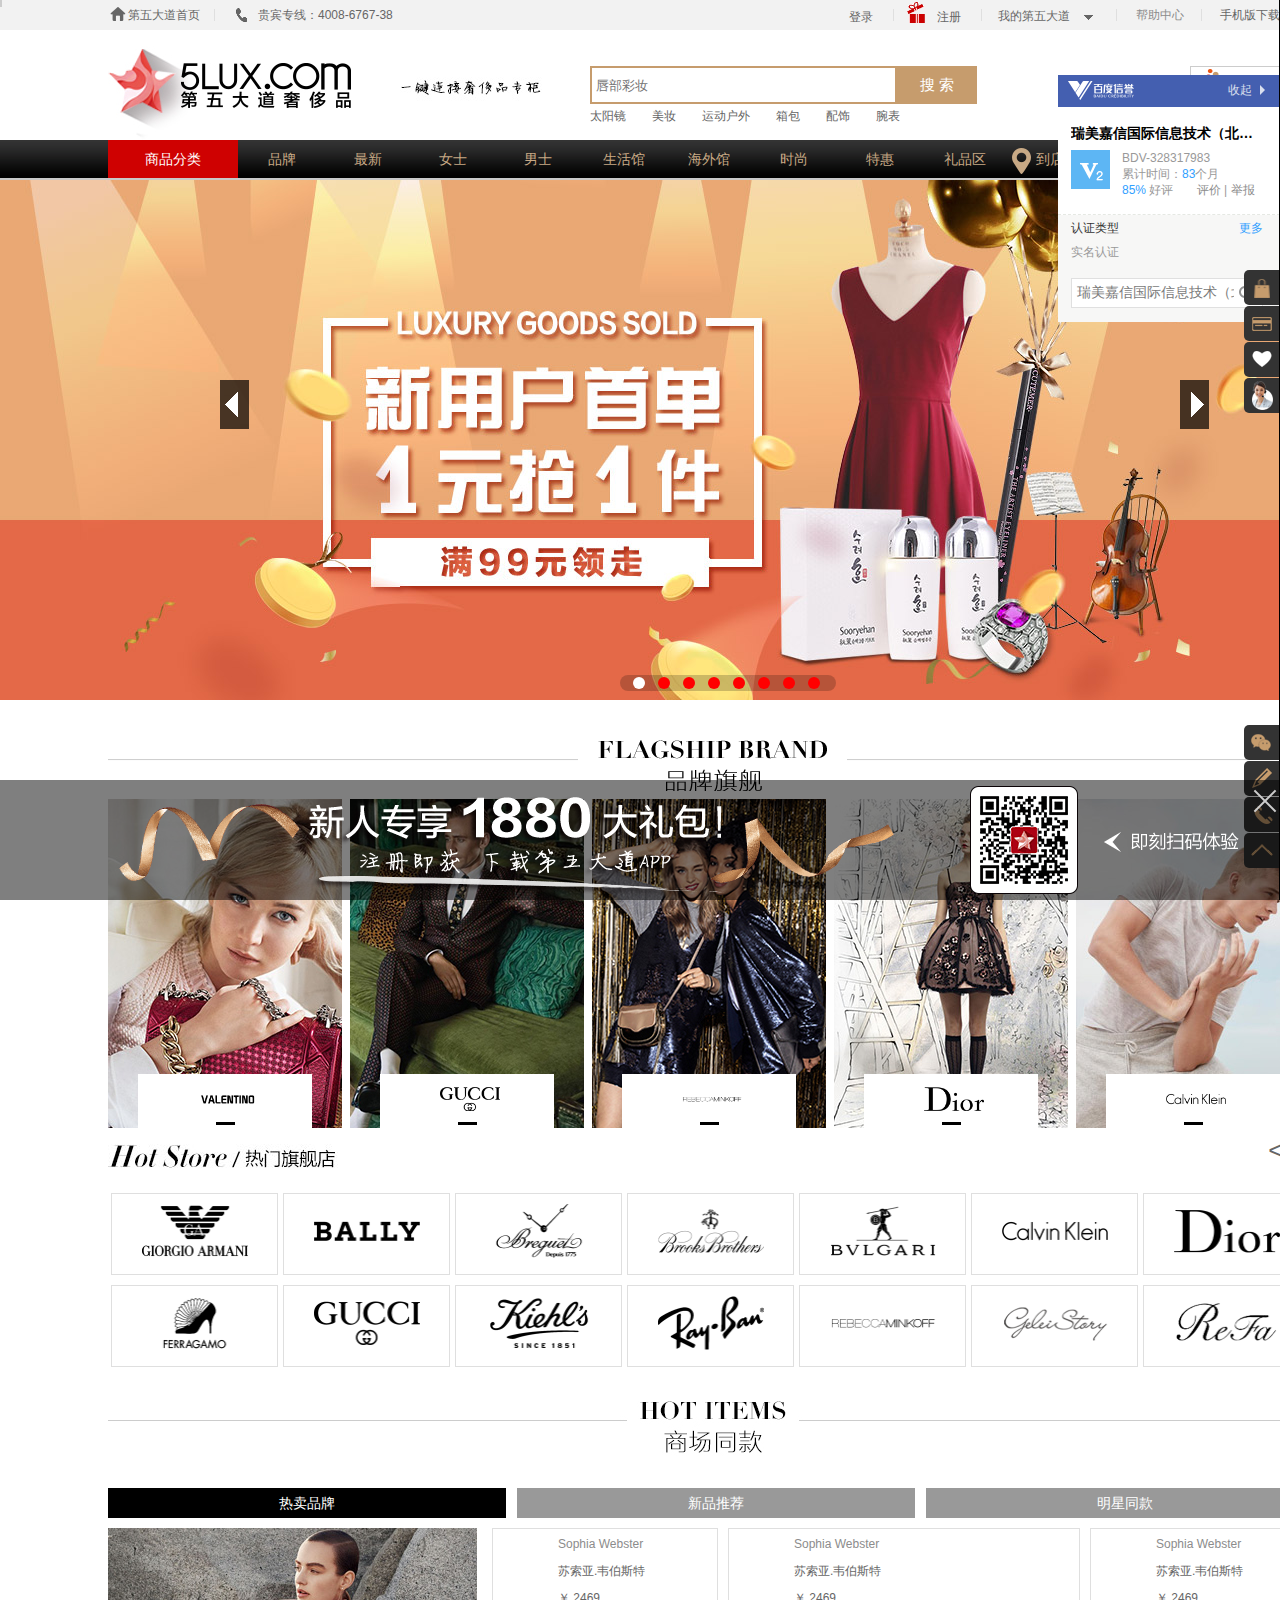
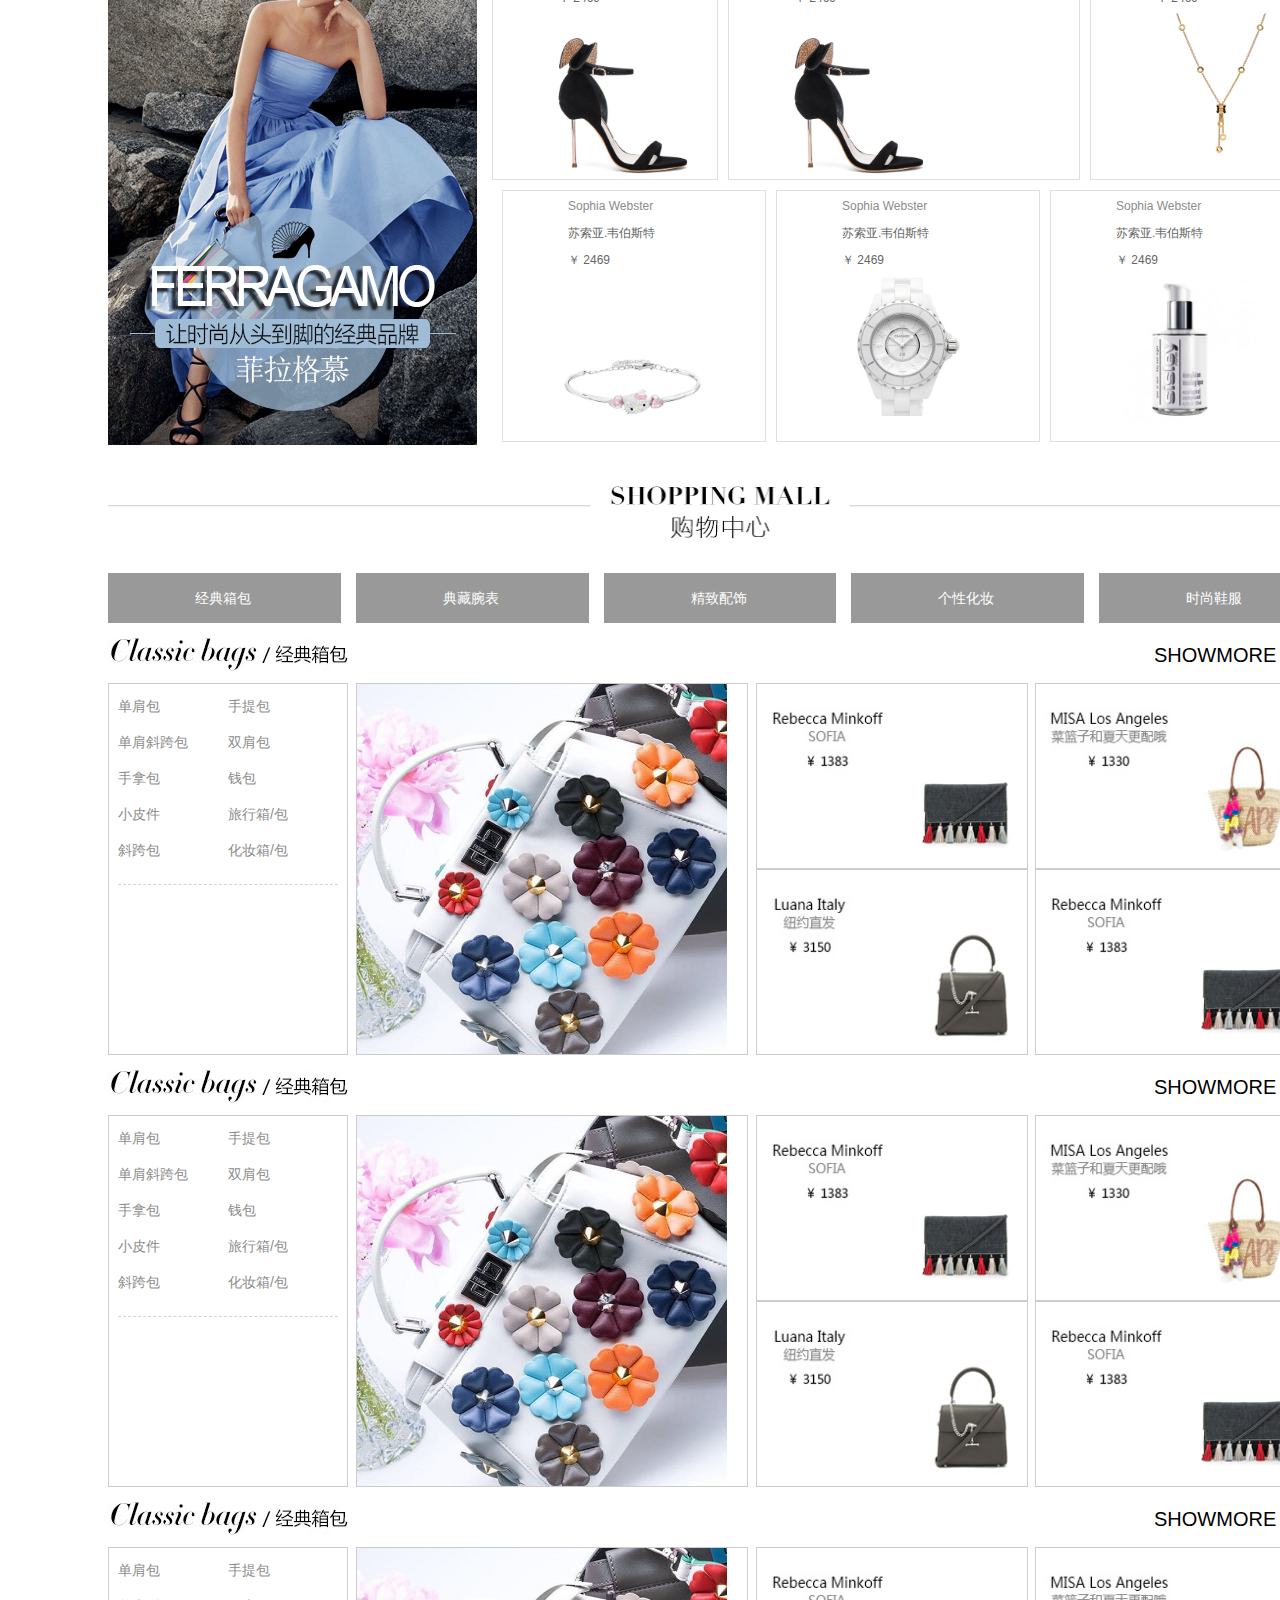
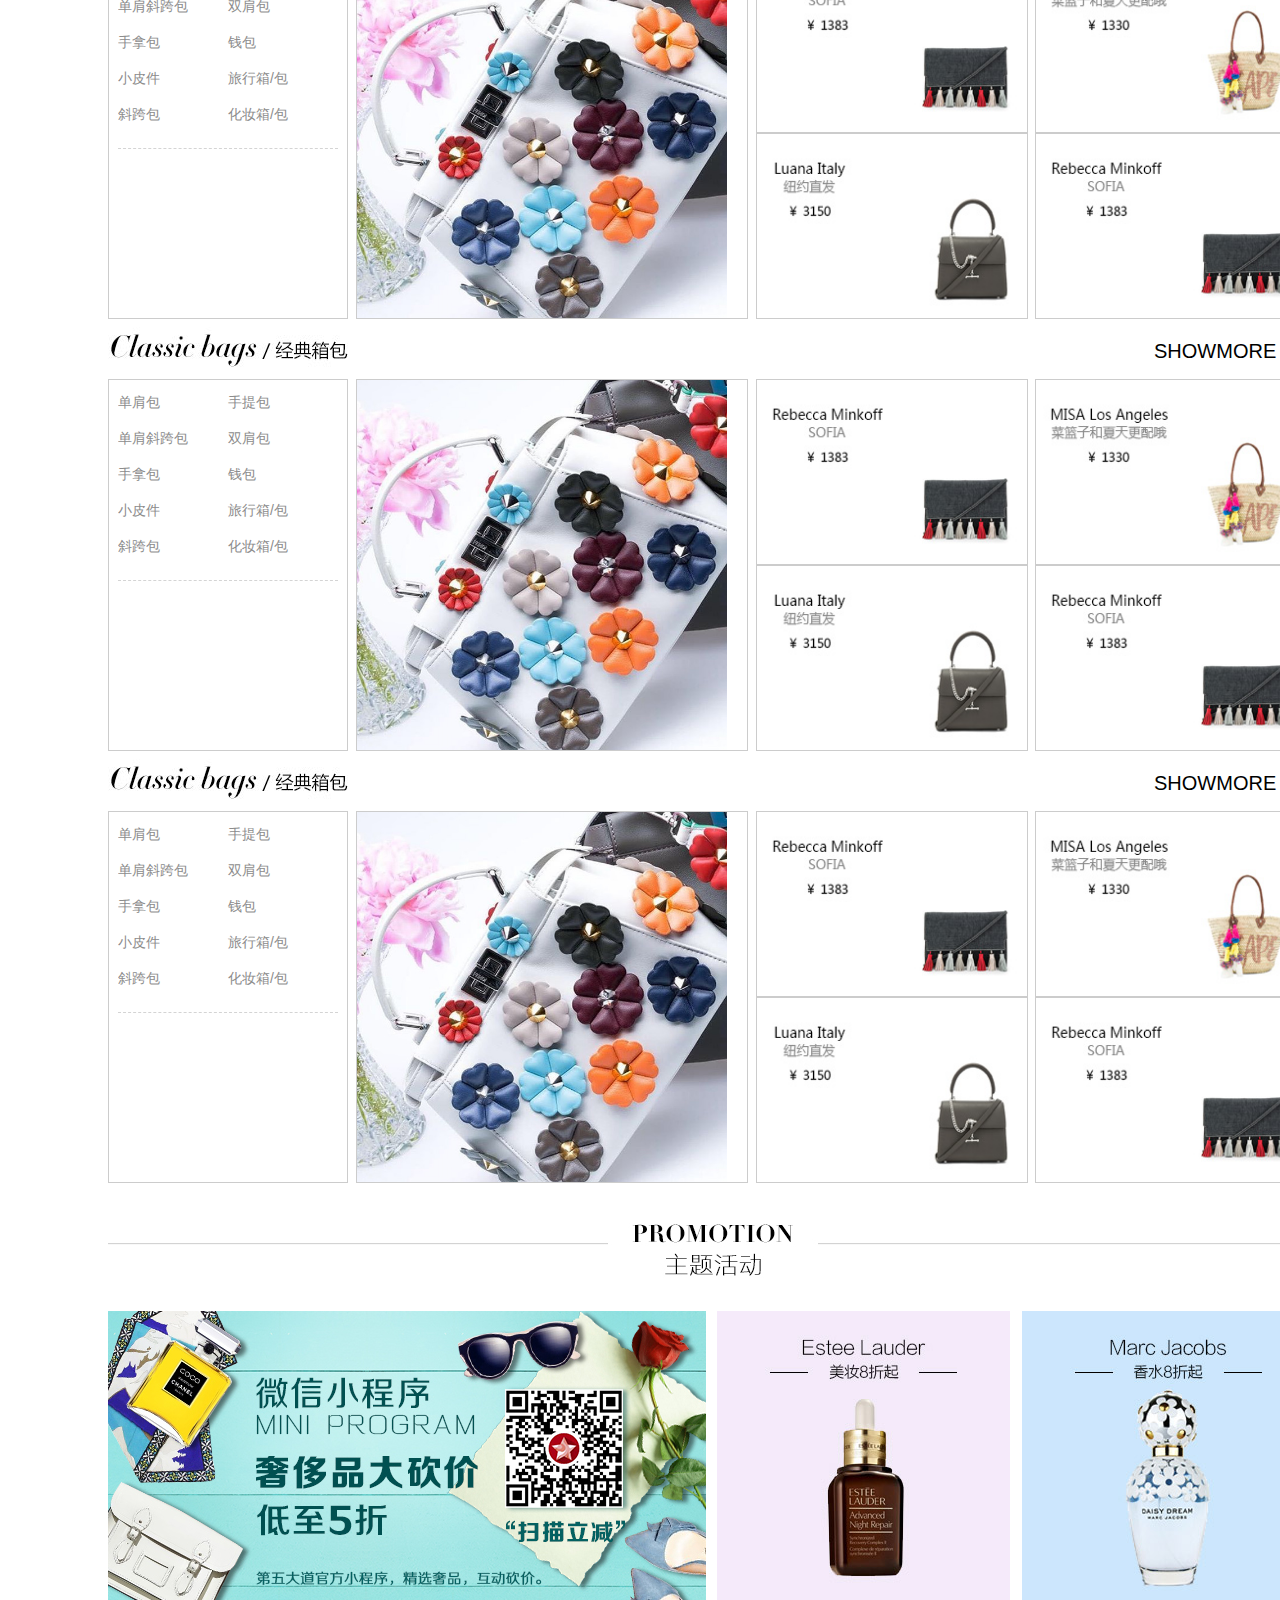
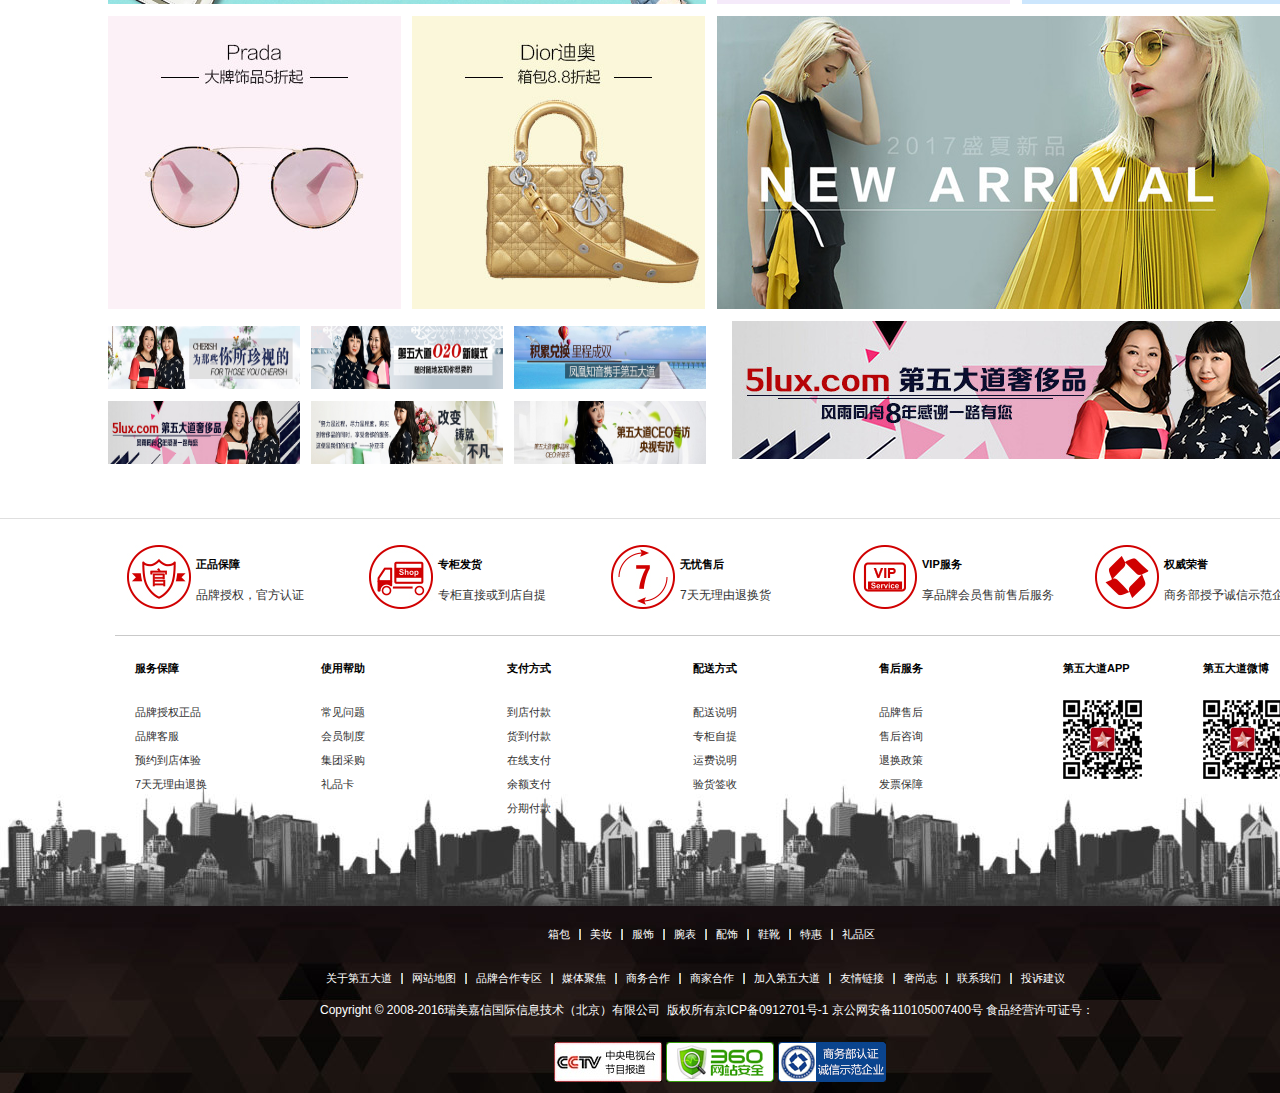
<file: pro/index.html>
<!DOCTYPE html>
<html>
	<head>
		<meta charset="utf-8" />
		<title>我的项目-index</title>
		<link rel="stylesheet" type="text/css"
			href="css/index.css"/>
		
		<script src="js/common.js"></script>
		<script type="text/javascript" src="js/animateBak.js" ></script>
		<script src="js/jquery-1.11.3.js"></script>
		<script type="text/javascript" src="js/index.js" ></script>
		<script type="text/javascript" src="js/main-list.js" ></script>
		<script src="js/promotiopn.js"></script>
		<script>
			window.onload = function(){
				var lunbo1 = new lunbo({
                    className:'lunbo',
                    isAutoPlay:true,
                    autoPlayTime:3000
                  });
			}
		</script>
	</head>
	<body>
			
		<div class="box">
			
		<!--侧边栏-->
				<dl class="ceb">
					<dt>
						<div class="menu-block1">
							<ul>
								<li class="menu-cart">
									<a>
										<div class="tab-logo-cart"></div>
									</a>
									<div></div>
								</li>
								<li class="menu-zichan">
									<a>
										<div class="tab-logo-zichan"></div>
										<div class="tab-zichan-lab">我的资产</div>
									</a>
									<div></div>
								</li>
								<li class="menu-like">
									<a>
										<div class="tab-logo-like"></div>
										<div class="tab-zichan-lab">我喜欢的商品</div>
									</a>
									<div></div>
								</li>
								<li class="tab-kefu">
									<a>
										<div class="tab-logo-kefu"></div>
										<div class="tab-zichan-lab">联系客服</div>
									</a>
									<div></div>
								</li>
							</ul>
						</div>
						<div class="menu-block2">
							<ul>
								<li class="menu-cart">
									<a>
										<div class="tab-logo-cart"></div>
										<div class="tab-zichan-lab"><img src="img/weixin_img.png.jpg" ></div>
									</a>
									<div></div>
								</li>
								<li class="menu-zichan">
									<a>
										<div class="tab-logo-zichan"></div>
										<div class="tab-zichan-lab">意见反馈</div>
									</a>
									<div></div>
								</li>
								<li class="menu-like">
									<a>
										<div class="tab-logo-like"></div>
										<div class="tab-zichan-lab">联系我们</div>
									</a>
									<div></div>
								</li>
								<li class="tab-kefu">
									<a href="#dib">
										<div class="tab-logo-kefu"></div>
										<div class="tab-zichan-lab">返回顶部</div>
									</a>
									<div></div>
								</li>
							</ul>
						</div>
					</dt>
					<dd></dd>
				</dl>
			<!--顶部-->
			<a id="dib" style="width: 100%;height: 0;"></a>
			<header>
				<div class="hea-main">
					<dl class="gohome">
						<b></b>
						<a href="index.html">第五大道首页</a>
						<i></i>
					</dl>
					<dl class="phone">
						<dt>
							<b></b>
							贵宾专线：4008-6767-38
						</dt>
					</dl>
					<div class="hea-right">
						<dl class="mob">
							<dt>
								<span>手机版下载</span>
							</dt>
							<dd class="phone-e">
								<ul>
									<li>
										<img src='img/qr-1.jpg'>
									</li>
									<li>扫描下载APP</li>
									<li>
										立即
										<span>赠送50元</span>
									</li>
								</ul>
							</dd>
						</dl>
						<dl class="help">
							<dt>
								<a>帮助中心</a>
								<i></i>
							</dt>
						</dl>
						<dl class="my">
							<dt>
								<a>我的第五大道</a>
								<i></i>
							</dt>
							<dd>
									<a>我的订单</a>
									<a>我的收藏</a>
									<a>已购商品</a>
									<a>我的礼券</a>
									<a>我的积分</a>
							</dd>
						</dl>
						<dl class="userbox">
							<dl class="ri">
								<b></b>
								<a href="zhuce.html">注册</a>
								<i></i>
							</dl>
							<dl class="lf">
								<a href="land.html">登录</a>
								<i></i>
							</dl>
							
						</dl>
					</div>
				</div>
			</header>
			<div class="header-head"></div>
			<!--logo图标-->
			<div class="logo">
				<div class="logo-main">
					<a href="index.html">
					<img src="img/logo-1.jpg">
					</a>
					<b></b>
					<div class="sou">
						<form>
							<input type="text"placeholder=" 唇部彩妆" id="ipt">
							<input type="hidden" value="s8dfxs2s0" id="stoken" name="stoken">
							<button>搜 索</button>			
						</form>
						<a style="margin-left: 0;">太阳镜</a><a>美妆</a><a>运动户外</a><a>箱包</a><a>配饰</a><a>腕表</a>
					</div>
					<div class="shop">
						<dl>
							<dt>
								<img src="img/v30cart.png">
								<a href="shop.html" style="cursor: pointer;">
								<span class="xiq">
									购物袋(
									<span>0</span>
									)</span>
								</a>
							</dt>
							<dd>
								<p>购物袋暂时还没有商品,</p>
								<p>赶快去选心爱的商品吧!</p>
							</dd>
						</dl>
					</div>
				</div>
			</div>
			<!--nav导航-->
			<nav>
				<div class="nav-m">
					<a href="list.html" id="menu" class="acv">商品分类</a>
					<a>品牌</a>
					<a>最新</a>
					<a>女士</a>
					<a href="list.html">男士</a>
					<a>生活馆</a>
					<a>海外馆</a>
					<a>时尚</a>
					<a>特惠</a>
					<a>礼品区</a>
					<a href="list.html"><i></i>到店</a>
				</div>
				</nav>
			<!--flow分界线-->
			<div class="flow">
				</div>
			<!--lunbo轮播图-->
			<div class="lunbo">
				<ul class="item">
					<li>
						<img src="img/149247926655_1440x520.jpg" >
					</li>

					<li>
						<img src="img/149697894056_1440x520.jpg" >
					</li>

					<li><img src="img/149802848350_1440x520.jpg" ></li>

					<li><img src="img/149810061465_1440x520.jpg" ></li>

					<li><img src="img/149818611445_1440x520.jpg" ></li>

					<li><img src="img/149844327938_1440x520.jpg" ></li>

					<li><img src="img/149854414464_1440x520.jpg" ></li>

					<li><img src="img/149870420150_1440x520.jpg" ></li>
				</ul>
				<button class="leftBtn" style="width: 29px;height: 49px; background: url(img/templateleft.png) no-repeat center;"></button>
				<button class="rightBtn"style="width: 29px;height: 49px; background: url(img/templateright.png) no-repeat center;"></button>
				<ul class="page">
					<li></li><li></li><li></li><li></li><li></li><li></li><li></li><li></li>
				</ul>
			</div>
			<div class="cle"></div>
			<!--主要内容区-->
			<div class="main">
				<div class="main-title">
					<img src="img/mainx_brandship.png">
				</div>
				<ul class="shop-im">
					<li>
						<a>
							<img src="img/149844597336_236x329.jpg">
							<div class="pp">
									<img src="img/149026025937_214x108.jpg">
									<p></p>
									<p>Valentino</p>
									<p>瓦伦迪诺</p>
								
							</div>
						</a>
					</li>
					<li>
						<a>
							<img src="img/148703781011_234x329.jpg">
							<div class="pp">
									<img src="img/14477318724845.png">
									<p></p>
									<p>Gucci</p>
									<p>吉驰</p>								
							</div>
						</a>
					</li>
					<li>
						<a>
							<img src="img/147856985091_234x329.jpg">
							<div class="pp">
									<img src="img/14479263905429.png">
									<p></p>
									<p>Rebecca
									   Minkoff
									</p>
									<p>瑞贝卡.明可佛</p>
								
							</div>
						</a>
					</li>
					<li>
						<a>
							<img src="img/149844576798_236x329.jpg">
							<div class="pp">
									<img src="img/14477305449735.png">
									<p></p>
									<p>Dior</p>
									<p>迪奥</p>
							</div>
						</a>
					</li>
					<li style="margin-right: 0px;">
						<a>
							<img src="img/149846751495_236x329.jpg">
							<div class="pp">
									<img src="img/14477287608582.png">
									<p></p>
									<p>Calvin.Klein</p>
									<p>卡尔文.克莱恩</p>
							</div>
						</a>
					</li>
				</ul>

				<div style="width: 100%;height: 60px;float: left;">
					<img src="img/hotstore_t.jpg" style="width: 230px;height: 60px;"> 
					<div style="float: right;margin-top: 10px;margin-right: 15px;">
						<a class="left-b" style="cursor: pointer; width: 8px;height: 15px;font-size:26px ;color: #666;margin-right: 15px;">&lt;</a>
						<a class="right-b" style="cursor: pointer;width: 8px;height: 15px;font-size:26px ;color: #666;">&gt;</a>
					</div>
				</div>
				<div class="lit">
					<ul class="lits">
						<li class="lit1">
							<div>
								<img src="img/14477258985459.png">
							</div>
							<div>
								<img src="img/14477267323870.png">
							</div>
							<div>
								<img src="img/14477282116284.png">
							</div>
							<div>
								<img src="img/14477284508184.png">
							</div>
							<div>
								<img src="img/14477284519867.png">
							</div>
							<div>
								<img src="img/14477287608582.png">
							</div>
							<div>
								<img src="img/14477305449735.png">
							</div>
							<div>
								<img src="img/14477314136401.png">
							</div>
							<div>
								<img src="img/14477318724845%20(1).png">
							</div>
							<div>
								<img src="img/14477391395609.png">
							</div>
							<div>
								<img src="img/14477432452427.png">
							</div>
							<div>
								<img src="img/14479263905429.png">
							</div>
							<div>
								<img src="img/14712476653414.png">
							</div>
							<div>
								<img src="img/147255231014_214x108.png">
							</div>
							
						</li>
						<li class="lit2">
							<div>
								<img src="img/14477248162526.png">
							</div>
							<div>
								<img src="img/14477282116284%20(1).png">
							</div>
							<div>
								<img src="img/14477284508184.png">
							</div>
							<div>
								<img src="img/14477312236406.png">
							</div>
							<div>
								<img src="img/14477320366584.png">
							</div>
							<div>
								<img src="img/14477287608582.png">
							</div>
							<div>
								<img src="img/14477414658831.png">
							</div>
							<div>
								<img src="img/14477314136401.png">
							</div>
							<div>
								<img src="img/14477318724845%20(1).png">
							</div>
							<div>
								<img src="img/14477391395609.png">
							</div>
							<div>
								<img src="img/14477414658831.png">
							</div>
							<div>
								<img src="img/14477378676085.png">
							</div>
							<div>
								<img src="img/14712476653414.png">
							</div>
							<div>
								<img src="img/14477378676085.png">
							</div>
						</li>
						<li class="lit3">
							<div>
								<img src="img/14477258985459.png">
							</div>
							<div>
								<img src="img/14477267323870.png">
							</div>
							<div>
								<img src="img/14477282116284.png">
							</div>
							<div>
								<img src="img/14477284508184.png">
							</div>
							<div>
								<img src="img/14477284519867.png">
							</div>
							<div>
								<img src="img/14477287608582.png">
							</div>
							<div>
								<img src="img/14477305449735.png">
							</div>
							<div>
								<img src="img/14477314136401.png">
							</div>
							<div>
								<img src="img/14477318724845%20(1).png">
							</div>
							<div>
								<img src="img/14477391395609.png">
							</div>
							<div>
								<img src="img/14477432452427.png">
							</div>
							<div>
								<img src="img/14479263905429.png">
							</div>
							<div>
								<img src="img/14712476653414.png">
							</div>
							<div>
								<img src="img/147255231014_214x108.png">
							</div>
						</li>
					</ul>
				</div>
				<img class="fg" src="img/storesametitle.jpg">
				<ul class="store-link">
					<li class="active">热卖品牌</li>
					<li>新品推荐</li>
					<li style="margin-right: 0;">明星同款</li>
				</ul>
				<div class="storesame">
					<div class="ae">
						<a style="float: left;"><img src="img/149844511465_369x518.jpg"></a>
						<span>
							<a style="display: block;">
								<b class="b1">
									<p>Sophia Webster</p>
									<p style="color: #666;">  苏索亚.韦伯斯特</p>
									<p style="color: #666;">      ￥       2469</p>
									<img src="img/149069916097_384x580.jpg"
										>
								</b>
								<b class="b2">
									<p>Sophia Webster</p>
									<p style="color: #666;">  苏索亚.韦伯斯特</p>
									<p style="color: #666;">      ￥       2469</p>
									<img src="img/149069916097_384x580.jpg"
										>
								</b>
								<b class="b3">
									<p>Sophia Webster</p>
									<p style="color: #666;">  苏索亚.韦伯斯特</p>
									<p style="color: #666;">      ￥       2469</p>
									<img src="img/149621263518_800x800.jpg" 
										style="height: 150px;">
								</b>
							</a>
							<a style="display: block;margin-top:10px;">
								<b class="b4">
									<p>Sophia Webster</p>
									<p style="color: #666;">  苏索亚.韦伯斯特</p>
									<p style="color: #666;">      ￥       2469</p>
									<img src="img/149318651396_800x800.jpg"
										style="height: 150px;">
								</b>
								<b class="b5">
									<p>Sophia Webster</p>
									<p style="color: #666;">  苏索亚.韦伯斯特</p>
									<p style="color: #666;">      ￥       2469</p>
									<img src="img/14138670858083.jpg"
										style="height: 150px;">
								</b>
								<b class="b6">
									<p>Sophia Webster</p>
									<p style="color: #666;">  苏索亚.韦伯斯特</p>
									<p style="color: #666;">      ￥       2469</p>
									<img src="img/1441_G_1339034912729.jpg"
										style="height: 150px;">
								</b>
							</a>
						</span>
					</div>
					<div >
						<a style="float: left;"><img src="img/149844511452_369x518.jpg"></a>
						<span>
							<a style="display: block;">
								<b class="b1">
									<p>Sophia Webster</p>
									<p style="color: #666;">  苏索亚.韦伯斯特</p>
									<p style="color: #666;">      ￥       2469</p>
									<img src="img/149621263518_800x800.jpg"
										style="height: 150px;">
								</b>
								<b class="b2">
									<p>Sophia Webster</p>
									<p style="color: #666;">  苏索亚.韦伯斯特</p>
									<p style="color: #666;">      ￥       2469</p>
									<img src="img/149759226954_800x800.jpg"
										style="height: 150px;">
								</b>
								<b class="b3">
									<p>Sophia Webster</p>
									<p style="color: #666;">  苏索亚.韦伯斯特</p>
									<p style="color: #666;">      ￥       2469</p>
									<img src="img/149621263518_800x800.jpg" 
										style="height: 150px;">
								</b>
							</a>
							<a style="display: block;margin-top:10px;">
								<b class="b4">
									<p>Sophia Webster</p>
									<p style="color: #666;">  苏索亚.韦伯斯特</p>
									<p style="color: #666;">      ￥       2469</p>
									<img src="img/149680754927_800x800.jpg"
										style="height: 150px;">
								</b>
								<b class="b5">
									<p>Sophia Webster</p>
									<p style="color: #666;">  苏索亚.韦伯斯特</p>
									<p style="color: #666;">      ￥       2469</p>
									<img src="img/149872594561_800x800.jpg"
										style="height: 150px;">
								</b>
								<b class="b6">
									<p>Sophia Webster</p>
									<p style="color: #666;">  苏索亚.韦伯斯特</p>
									<p style="color: #666;">      ￥       2469</p>
									<img src="img/1441_G_1339034912729.jpg"
										style="height: 150px;">
								</b>
							</a>
						</span>
					</div>
					<div >
						<a style="float: left;">
							<img src="img/149845837912_398x517.jpg"/>
							<p></p>
						</a>
						<i>
							<img src="img/149845837999_398x255.jpg"
								 style="margin-right:9px;">
							<img src="img/149845838067_398x255.jpg">
							<img src="img/149845837959_398x255.jpg"
								style="margin-right:9px; margin-top: 4px;">
							<img src="img/149845837924_398x255.jpg"
								style="margin-top: 4px;">
						</i>
					</div>	
				</div>
				<img style="width: 100%;height: 120px;" src="img/shopcenter.jpg" >
				
				<ul class="shopcenter">
					<div>
						<li>经典箱包</li>
						<a>
							<span>
								<b class="ff">Classic bags</b>
							<span>
						</a>
					</div>
					<div>
					<li>典藏腕表</li>
					<a>
							<span>
								<b class="ff">Collection watches</b>
							<span>
						</a>
					</div>
					<div>
					<li>精致配饰</li>
					<a>
							<span>
								<b class="ff">Fine accessories</b>
							<span>
						</a>
					</div>
					<div>
					<li>个性化妆</li>
					<a>
							<span>
								<b class="ff">Personal make-up</b>
							<span>
						</a>
					</div>
					<div style="margin-right: 0;">
					<li>时尚鞋服</li>
					<a>
							<span>
								<b class="ff">Fashion shoes</b>
							<span>
						</a>
					</div>
				</ul>	
				
				<div class="good-tit">
					<img src="img/goodtitle1.jpg">
					<span> >> </span>
					<span> SHOWMORE </span>			
				</div>
				
				<div class="goods">
					<div class="goods1">
						<ul class="goods-list">
							<li><a>单肩包</a></li>
							<li><a>手提包</a></li>
							<li><a>单肩斜跨包</a></li>
							<li><a>双肩包</a></li>
							<li><a>手拿包</a></li>
							<li><a>钱包</a></li>
							<li><a>小皮件</a></li>
							<li><a>旅行箱/包</a></li>
							<li><a>斜跨包</a></li>
							<li><a>化妆箱/包</a></li>
						</ul>
						<div class="slider">
							
						</div>
					</div>
					<div class="goods2">
						<img src="img/149844376971_658x658.jpg" style="width: 370px;height: 370px;">
					</div>
					<div class="goods3">
						<img src="img/149870558262_275x180.jpg"
							class="goods-pic1">
						<img src="img/149870558146_275x180.jpg"
							class="goods-pic2">
						<img src="img/149870558260_275x180.jpg"
							class="goods-pic1">
						<img src="img/149870558262_275x180.jpg"
							class="goods-pic2">
					</div>
				</div>
				
				<div class="clc"></div>
				<div class="good-tit">
					<img src="img/goodtitle1.jpg">
					<span> >> </span>
					<span> SHOWMORE </span>			
				</div>
				
				<div class="goods">
					<div class="goods1">
						<ul class="goods-list">
							<li><a>单肩包</a></li>
							<li><a>手提包</a></li>
							<li><a>单肩斜跨包</a></li>
							<li><a>双肩包</a></li>
							<li><a>手拿包</a></li>
							<li><a>钱包</a></li>
							<li><a>小皮件</a></li>
							<li><a>旅行箱/包</a></li>
							<li><a>斜跨包</a></li>
							<li><a>化妆箱/包</a></li>
						</ul>
					</div>
					<div class="goods2">
						<img src="img/149844376971_658x658.jpg" style="width: 370px;height: 370px;">
					</div>
					<div class="goods3">
						<img src="img/149870558262_275x180.jpg"
							class="goods-pic1">
						<img src="img/149870558146_275x180.jpg"
							class="goods-pic2">
						<img src="img/149870558260_275x180.jpg"
							class="goods-pic1">
						<img src="img/149870558262_275x180.jpg"
							class="goods-pic2">
					</div>
				</div>
				<div class="clc"></div>
				
				<div class="good-tit">
					<img src="img/goodtitle1.jpg">
					<span> >> </span>
					<span> SHOWMORE </span>			
				</div>
				
				<div class="goods">
					<div class="goods1">
						<ul class="goods-list">
							<li><a>单肩包</a></li>
							<li><a>手提包</a></li>
							<li><a>单肩斜跨包</a></li>
							<li><a>双肩包</a></li>
							<li><a>手拿包</a></li>
							<li><a>钱包</a></li>
							<li><a>小皮件</a></li>
							<li><a>旅行箱/包</a></li>
							<li><a>斜跨包</a></li>
							<li><a>化妆箱/包</a></li>
						</ul>
					</div>
					<div class="goods2">
						<img src="img/149844376971_658x658.jpg" style="width: 370px;height: 370px;">
					</div>
					<div class="goods3">
						<img src="img/149870558262_275x180.jpg"
							class="goods-pic1">
						<img src="img/149870558146_275x180.jpg"
							class="goods-pic2">
						<img src="img/149870558260_275x180.jpg"
							class="goods-pic1">
						<img src="img/149870558262_275x180.jpg"
							class="goods-pic2">
					</div>
				</div>
				<div class="clc"></div>
				<div class="good-tit">
					<img src="img/goodtitle1.jpg">
					<span> >> </span>
					<span> SHOWMORE </span>			
				</div>
				
				<div class="goods">
					<div class="goods1">
						<ul class="goods-list">
							<li><a>单肩包</a></li>
							<li><a>手提包</a></li>
							<li><a>单肩斜跨包</a></li>
							<li><a>双肩包</a></li>
							<li><a>手拿包</a></li>
							<li><a>钱包</a></li>
							<li><a>小皮件</a></li>
							<li><a>旅行箱/包</a></li>
							<li><a>斜跨包</a></li>
							<li><a>化妆箱/包</a></li>
						</ul>
					</div>
					<div class="goods2">
						<img src="img/149844376971_658x658.jpg" style="width: 370px;height: 370px;">
					</div>
					<div class="goods3">
						<img src="img/149870558262_275x180.jpg"
							class="goods-pic1">
						<img src="img/149870558146_275x180.jpg"
							class="goods-pic2">
						<img src="img/149870558260_275x180.jpg"
							class="goods-pic1">
						<img src="img/149870558262_275x180.jpg"
							class="goods-pic2">
					</div>
				</div>
				<div class="clc"></div>
				<div class="good-tit">
					<img src="img/goodtitle1.jpg">
					<span> >> </span>
					<span> SHOWMORE </span>			
				</div>
				
				<div class="goods">
					<div class="goods1">
						<ul class="goods-list">
							<li><a>单肩包</a></li>
							<li><a>手提包</a></li>
							<li><a>单肩斜跨包</a></li>
							<li><a>双肩包</a></li>
							<li><a>手拿包</a></li>
							<li><a>钱包</a></li>
							<li><a>小皮件</a></li>
							<li><a>旅行箱/包</a></li>
							<li><a>斜跨包</a></li>
							<li><a>化妆箱/包</a></li>
						</ul>
					</div>
					<div class="goods2">
						<img src="img/149844376971_658x658.jpg" style="width: 370px;height: 370px;">
					</div>
					<div class="goods3">
						<img src="img/149870558262_275x180.jpg"
							class="goods-pic1">
						<img src="img/149870558146_275x180.jpg"
							class="goods-pic2">
						<img src="img/149870558260_275x180.jpg"
							class="goods-pic1">
						<img src="img/149870558262_275x180.jpg"
							class="goods-pic2" >
					</div>
				</div>
				<div class="clc"></div>
				
				<img src="img/promotiontitle-1.jpg">
				<div class="promotionbox">
					<div class="promotionbox1">
						<img src="img/149853141360_598x293.jpg" >
						<img src="img/149846107310_293x293.jpg">
						<img src="img/149846107375_293x293.jpg"
							style="margin-right:0px;">
					</div>
					<div class="promotionbox2">
						<img src="img/149846107342_293x293.jpg" >
						<img src="img/149846107321_293x293.jpg">
						<img src="img/149853102419_598x293.jpg"
							style="margin-right:0px;">
					</div>
					<div class="promotionbox3">
						<div class="promotionbox3left">
							<ul>
									<li>
										<img src="img/1bank.jpg"
											class="act">
									</li>
									<li>
										<img src="img/2bank.jpg">
									</li>
									<li>
										<img src="img/3bank.jpg">
									</li>
									<li>
										<img src="img/4bank.jpg">
									</li>
									<li>
										<img src="img/5bank.jpg">
									</li>
									<li>
										<img src="img/6bank.jpg">
									</li>
							</ul>
						</div>
						<div class="promotionbox3right">
							<img src="img/4bank.jpg">
						</div>
					</div>
				</div>
	
			</div>
			<div class="fj"style="width: 100%;height: 1px;background: #DFDFDF;margin-top:50px ;clear: both;"></div>
			<!--底部footer-->
		<div id="footer_message"></div>
		<script type="text/javascript" src="js/land.js"></script>
			<!--fixed底部-->
			<div class="footer-fixe">
				<div class="footer-fixe-main">
					<img src="img/foot_popup.png">
					<a></a>
				</div>
			</div>
	
			<!--侧边框-->	
			<div class="bds-float">
				<div class="bds-floatmain">
					<div class="bd-header">
						<i class="bd-logo"></i>
						<a class="bd-fold">
							<b class="fold">收起</b>
							<i class="arrow-right"></i>
						</a>
					</div>
					<div class="bd-content">
						<div class="bd-infor">
							<h2 class="bd-in-tit">瑞美嘉信国际信息技术（北京）有限公司</h2>
							<div class="bd-infor-cle">
								<i></i>
								<div class="lev-tip">
									<p>BDV-328317983</p>
									<p>累计时间：<em style="font-family: Arial;
    color: #32a0ff;">83</em>个月</p>
									<p>
										<span>
											<em style="font-family: Arial;
    color: #32a0ff;">85%</em>
											好评
										</span>
										<span>
											<a style="margin-left: 20px;">评价</a>
											<em>|</em>
											<a>举报</a>
										</span>
									</p>
								</div>
								
							</div>
						</div>
						<div class="bds-e-main">
							<div style="color: #333;">
								<p>认证类型<a style="font-family: Arial;
    color:#32a0ff; margin-left:120px; cursor: pointer; ">更多</a></p>
								<p style="color:#999;">实名认证</p>
							</div>
							<div class="seach">
								<input type="text" value="瑞美嘉信国际信息技术（北京）有限公司@" >
								<i></i>
							</div>
						
						</div>
					</div>
		        </div> 		
				
				
			
			</div>
			<div class="bds-unfold">
					
			</div>
			
		</div>
	</body>
</html>
</file>
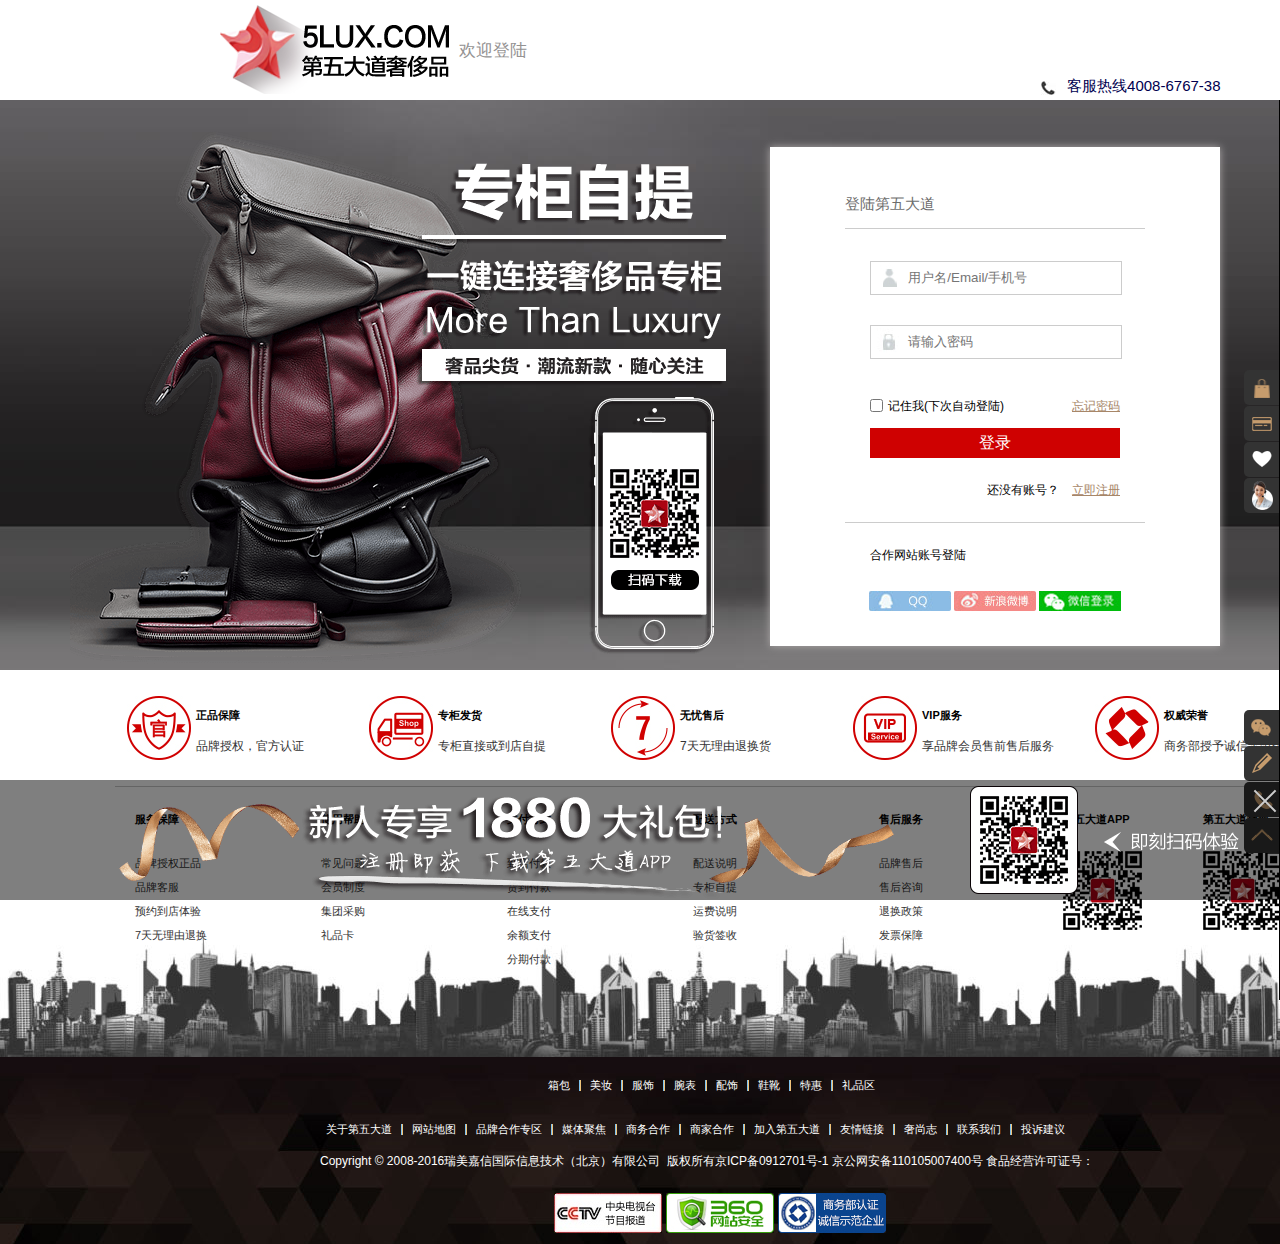
<file: pro/land.html>
<!DOCTYPE html>
<html lang="en">
	<head>
		<meta charset="utf-8" />
		<title>第五大道登录页面</title>
		<link rel="stylesheet" type="text/css" href="css/common.css"/>
		<link rel="stylesheet" type="text/css" href="css/style.css"/>
		<link rel="stylesheet" type="text/css" href="css/index.css"/>
	</head>
	<body>
		<!--****************************头部******************************************-->
		<div id="h_logo"></div>
		<!--侧边栏-->
		<dl class="ceb">
					<dt>
						<div class="menu-block1">
							<ul>
								<li class="menu-cart">
									<a>
										<div class="tab-logo-cart"></div>
									</a>
									<div></div>
								</li>
								<li class="menu-zichan">
									<a>
										<div class="tab-logo-zichan"></div>
										<div class="tab-zichan-lab">我的资产</div>
									</a>
									<div></div>
								</li>
								<li class="menu-like">
									<a>
										<div class="tab-logo-like"></div>
										<div class="tab-zichan-lab">我喜欢的商品</div>
									</a>
									<div></div>
								</li>
								<li class="tab-kefu">
									<a>
										<div class="tab-logo-kefu"></div>
										<div class="tab-zichan-lab">联系客服</div>
									</a>
									<div></div>
								</li>
							</ul>
						</div>
						<div class="menu-block2" style="bottom:150px;">
							<ul>
								<li class="menu-cart">
									<a>
										<div class="tab-logo-cart"></div>
										<div class="tab-zichan-lab"><img src="img/weixin_img.png.jpg" ></div>
									</a>
									<div></div>
								</li>
								<li class="menu-zichan">
									<a>
										<div class="tab-logo-zichan"></div>
										<div class="tab-zichan-lab">意见反馈</div>
									</a>
									<div></div>
								</li>
								<li class="menu-like">
									<a>
										<div class="tab-logo-like"></div>
										<div class="tab-zichan-lab">联系我们</div>
									</a>
									<div></div>
								</li>
								<li class="tab-kefu">
									<a href="#dib">
										<div class="tab-logo-kefu"></div>
										<div class="tab-zichan-lab">返回顶部</div>
									</a>
									<div></div>
								</li>
							</ul>
						</div>
					</dt>
					<dd></dd>
				</dl>
		<!--****************************登陆部分******************************************-->
		<div id="register">
			<div class="register_content">
				<div class="register_left"></div>
				<div class="register_right">
					<div class="register_box">
						<form action="" method="post">
							<ul>
								<li class="r-l1">登陆第五大道</li>
								<li class="r-l2">
									<input type="text" name="usename" class="r-l2_use" placeholder="用户名/Email/手机号"/>
									<span class="r_tips"></span>
								</li>
								<li class="r-l2">
									<input type="text" name="password" class="r-l2_pass" placeholder="请输入密码"/>
									<span class="r_tips"></span>
								</li>
								<li class="r_l3">
									<input type="checkbox" />
									<span>记住我(下次自动登陆)</span>
									<a href="##">忘记密码</a>
								</li>
								<li class="r_l4">
									<input type="submit" name="" value="登录" />
								</li>
								<li class="r_l5">
									<span>还没有账号？</span>
									<a href="zhuce.html">立即注册</a>
								</li>
								<li class="r_l6">
									<p>合作网站账号登陆</p>
									<br />
									<br />
									<a href="##" title="qq用户登录"><img alt="qq用户登录" src="img/qq.jpg"/></a>
									<a href="##" title="新浪微博用户登录"><img alt="新浪微博用户登录" src="img/xinlang.jpg"/></a>
									<a href="##" title="微信用户登录"><img alt="微信用户登录" src="img/weixin.jpg"/></a>
								</li>
							</ul>
						</form>
					</div>
				</div>
			</div>
		</div>
		<!--****************************底部******************************************-->
		<div id="footer_message"></div>
		<script type="text/javascript" src="js/jquery-1.11.3.js"></script>
		<script type="text/javascript" src="js/common.js"></script>
		<script src="js/land.js"></script>		
		<!--底部固定-->
		<div class="footer-fixe">
				<div class="footer-fixe-main">
					<img src="img/foot_popup.png">
					<a></a>
				</div>
			</div>
	</body>
</html>
</file>
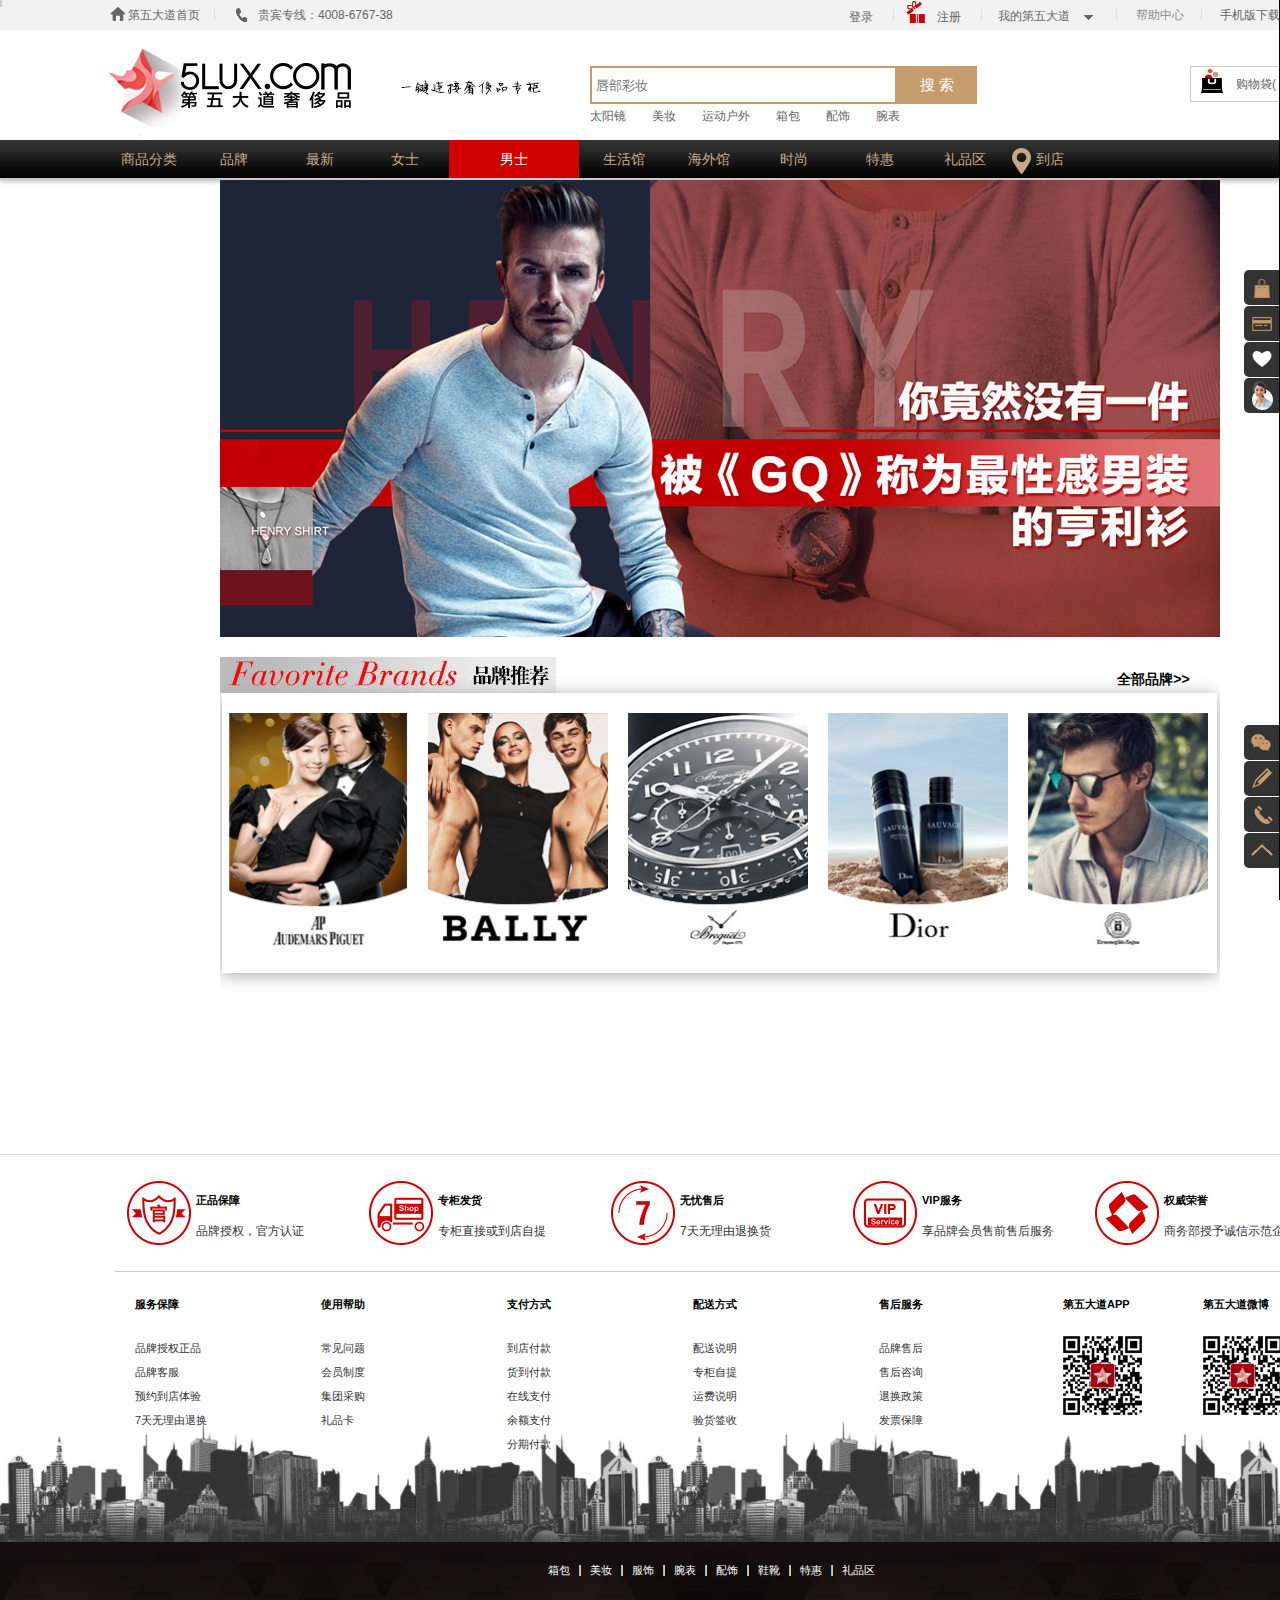
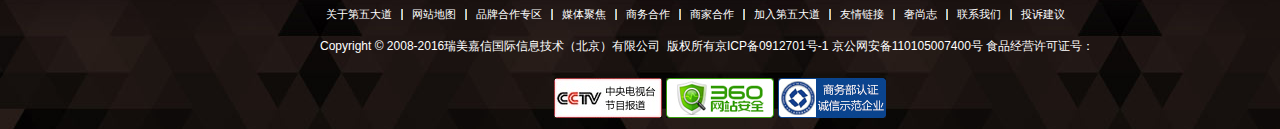
<file: pro/list.html>
<!DOCTYPE html>
<html>
	<head>
		<meta charset="UTF-8">
		<title>男士商品页</title>
		<link rel="stylesheet" type="text/css" href="css/common.css"/>
		<link rel="stylesheet" type="text/css" href="css/index.css"/>
		<link rel="stylesheet" type="text/css" href="css/list.css"/>
		<script src="js/jquery-1.11.3.js">
		</script>
		<script src="js/promotiopn.js"></script>
	</head>
	<body>
		<!--侧边栏-->
				<dl class="ceb">
					<dt>
						<div class="menu-block1">
							<ul>
								<li class="menu-cart">
									<a>
										<div class="tab-logo-cart"></div>
									</a>
									<div></div>
								</li>
								<li class="menu-zichan">
									<a>
										<div class="tab-logo-zichan"></div>
										<div class="tab-zichan-lab">我的资产</div>
									</a>
									<div></div>
								</li>
								<li class="menu-like">
									<a>
										<div class="tab-logo-like"></div>
										<div class="tab-zichan-lab">我喜欢的商品</div>
									</a>
									<div></div>
								</li>
								<li class="tab-kefu">
									<a>
										<div class="tab-logo-kefu"></div>
										<div class="tab-zichan-lab">联系客服</div>
									</a>
									<div></div>
								</li>
							</ul>
						</div>
						<div class="menu-block2">
							<ul>
								<li class="menu-cart">
									<a>
										<div class="tab-logo-cart"></div>
										<div class="tab-zichan-lab"><img src="img/weixin_img.png.jpg" ></div>
									</a>
									<div></div>
								</li>
								<li class="menu-zichan">
									<a>
										<div class="tab-logo-zichan"></div>
										<div class="tab-zichan-lab">意见反馈</div>
									</a>
									<div></div>
								</li>
								<li class="menu-like">
									<a>
										<div class="tab-logo-like"></div>
										<div class="tab-zichan-lab">联系我们</div>
									</a>
									<div></div>
								</li>
								<li class="tab-kefu">
									<a href="#dib">
										<div class="tab-logo-kefu"></div>
										<div class="tab-zichan-lab">返回顶部</div>
									</a>
									<div></div>
								</li>
							</ul>
						</div>
					</dt>
					<dd></dd>
				</dl>
		<!--顶部-->
			<header>
				<div class="hea-main">
					<dl class="gohome">
						<b></b>
						<a href="index.html">第五大道首页</a>
						<i></i>
					</dl>
					<dl class="phone">
						<dt>
							<b></b>
							贵宾专线：4008-6767-38
						</dt>
					</dl>
					<div class="hea-right">
						<dl class="mob">
							<dt>
								<span>手机版下载</span>
							</dt>
							<dd class="phone-e">
								<ul>
									<li>
										<img src='img/qr-1.jpg'>
									</li>
									<li>扫描下载APP</li>
									<li>
										立即
										<span>赠送50元</span>
									</li>
								</ul>
							</dd>
						</dl>
						<dl class="help">
							<dt>
								<a>帮助中心</a>
								<i></i>
							</dt>
						</dl>
						<dl class="my">
							<dt>
								<a>我的第五大道</a>
								<i></i>
							</dt>
							<dd>
									<a>我的订单</a>
									<a>我的收藏</a>
									<a>已购商品</a>
									<a>我的礼券</a>
									<a>我的积分</a>
							</dd>
						</dl>
						<dl class="userbox">
							<dl class="ri">
								<b></b>
								<a href="zhuce.html">注册</a>
								<i></i>
							</dl>
							<dl class="lf">
								<a href="land.html">登录</a>
								<i></i>
							</dl>
							
						</dl>
					</div>
				</div>
			</header>
			<div class="header-head"></div>
			<!--logo图标-->
			<div class="logo">
				<div class="logo-main">
					<a href="index.html">
					<img src="img/logo-1.jpg">
					</a>
					<b></b>
					<div class="sou">
						<form>
							<input type="text"placeholder=" 唇部彩妆" id="ipt">
							<input type="hidden" value="s8dfxs2s0" id="stoken" name="stoken">
							<button>搜 索</button>			
						</form>
						<a style="margin-left: 0;">太阳镜</a><a>美妆</a><a>运动户外</a><a>箱包</a><a>配饰</a><a>腕表</a>
					</div>
					<div class="shop">
						<dl>
							<dt>
								<img src="img/v30cart.png">
								<a href="shop.html" style="cursor: pointer;">
								<span class="xiq">
									购物袋(
									<span>0</span>
									)</span>
								</a>
							</dt>
							<dd>
								<p>购物袋暂时还没有商品,</p>
								<p>赶快去选心爱的商品吧!</p>
							</dd>
						</dl>
					</div>
				</div>
			</div>
			<!--nav导航-->
			<nav>
				<div class="nav-m">
					<a>商品分类</a>
					<a>品牌</a>
					<a>最新</a>
					<a>女士</a>
					<a href="list.html" class="acv">男士</a>
					<a>生活馆</a>
					<a>海外馆</a>
					<a>时尚</a>
					<a>特惠</a>
					<a>礼品区</a>
					<a href="list.html" > <i></i> 到店</a>
				</div>
				</nav>
			<!--flow分界线-->
			<div class="flow">
			</div>
			<!--banner-->
			<div class="banner">
				<img src="img/149794890788_1000x457.jpg">
			</div>
			<!--介绍-->
			<div class="recommend">
				<div class="recommend-head">
					<img src="img/pin_tuijian.jpg">
					<a>全部品牌>></a>
				</div>
				<div class="recommend-main">
					<div class="recommend-connet">
						<ul class="recommend-item">
							<li>
								<div class="recommend-item-img1">
									<img src="img/w111.png" >
									<a href="xq.html">Zegan 杰尼亚</a>
								</div>
							</li>
							<li>
								<div class="recommend-item-img2">
									<img src="img/w2222.jpg" >
									<a href="xq.html">Zegan 杰尼亚</a>
								</div>
							</li>
							<li>
								<div class="recommend-item-img3">
									<img src="img/w3333.jpg" >
									<a href="xq.html">Zegan 杰尼亚</a>
								</div>	
							</li>
							<li>
								<div class="recommend-item-img4">
									<img src="img/w444.jpg" >
									<a href="xq.html">Zegan 杰尼亚</a>
								</div>
								
							</li>
							<li>
								<div class="recommend-item-img5">
									<img src="img/w555.jpg" >
									<a href="xq.html">Zegan 杰尼亚</a>
								</div>
								
							</li>
						</ul>
					</div>
				</div>
			</div>


			
			
			<div class="cl" style="width: 100%;height: 50px; border-bottom: 1px solid #dfdfdf;"></div>
			<!--底部-->
		<div id="footer_message"></div>
		<script type="text/javascript" src="js/jquery-1.11.3.js"></script>
		<script type="text/javascript" src="js/common.js"></script>
		<script src="js/land.js"></script>		
	</body>
</html>
</file>
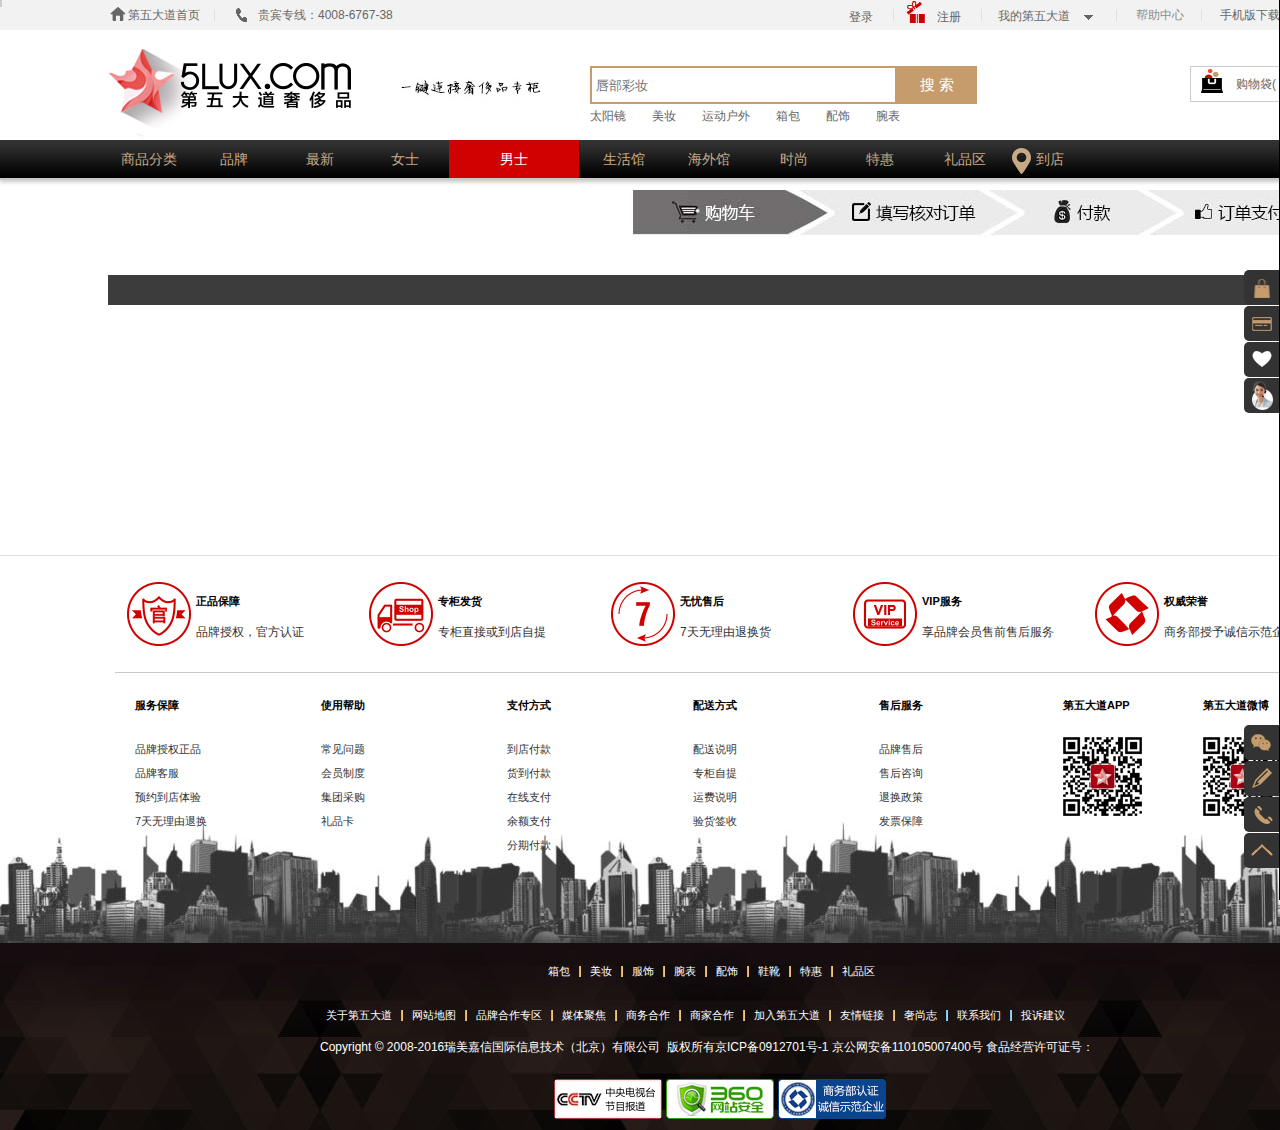
<file: pro/shop.html>
<!DOCTYPE html>
<html>
	<head>
		<meta charset="UTF-8">
		<title>购物车</title>
		<link rel="stylesheet" type="text/css" href="css/index.css"/>
		<style>
			.goods-list{
				position: relative;
				width: 69%;
				height:200px;
				margin: 0 auto;
			}
			.goods-list img{
				position: absolute;
				top:20px;
				left: 0;
				width: 80px;
				height:80px;
			}
			.goods-list p{
				font-size:16px;
				width: 120px;
				height: 30px;
				display: block;
				position: absolute;
				top:80px;
				left:100px;
			}
			.goods-list div{
				font-size:16px;
				width: 120px;
				height: 30px;
				display: block;
				position: absolute;
				top:80px;
				left:230px;
			}
			.goods-list .jj{
				cursor: pointer;
				line-height: 30px;
				text-align: center;
				color: #fff;
				font-weight: 900;
				position: absolute;
				top:75px;
				left:340px;
				width: 30px;
				height:30px;
				background: #B28247;
				border: 0;
				outline: none;
			}
			.goods-list .ja{
				cursor: pointer;
				line-height: 30px;
				text-align: center;
				color: #fff;
				font-weight: 900;
				position: absolute;
				top:75px;
				left:440px;
				width: 30px;
				height:30px;
				background: #B28247;
				border: 0;
				outline: none;
			}
			.goods-list .xx{
				line-height: 30px;
				text-align: center;
				color:#000;
				font-weight: 900;
				position: absolute;
				top:75px;
				left:370px;
				width: 70px;
				height:26px;
				border: 0;
				border-bottom: 2px solid #B28247;
				border-top: 2px solid #B28247;
				outline: none;
			}
			.goods-list a{
				font-size:16px;
				width: 80px;
				height: 30px;
				display: block;
				position: absolute;
				top:80px;
				left:520px;
				color:red;
				cursor: pointer;
			}
		</style>
	</head>
	<body>
		<!--侧边栏-->
				<dl class="ceb">
					<dt>
						<div class="menu-block1">
							<ul>
								<li class="menu-cart">
									<a>
										<div class="tab-logo-cart"></div>
									</a>
									<div></div>
								</li>
								<li class="menu-zichan">
									<a>
										<div class="tab-logo-zichan"></div>
										<div class="tab-zichan-lab">我的资产</div>
									</a>
									<div></div>
								</li>
								<li class="menu-like">
									<a>
										<div class="tab-logo-like"></div>
										<div class="tab-zichan-lab">我喜欢的商品</div>
									</a>
									<div></div>
								</li>
								<li class="tab-kefu">
									<a>
										<div class="tab-logo-kefu"></div>
										<div class="tab-zichan-lab">联系客服</div>
									</a>
									<div></div>
								</li>
							</ul>
						</div>
						<div class="menu-block2">
							<ul>
								<li class="menu-cart">
									<a>
										<div class="tab-logo-cart"></div>
										<div class="tab-zichan-lab"><img src="img/weixin_img.png.jpg" ></div>
									</a>
									<div></div>
								</li>
								<li class="menu-zichan">
									<a>
										<div class="tab-logo-zichan"></div>
										<div class="tab-zichan-lab">意见反馈</div>
									</a>
									<div></div>
								</li>
								<li class="menu-like">
									<a>
										<div class="tab-logo-like"></div>
										<div class="tab-zichan-lab">联系我们</div>
									</a>
									<div></div>
								</li>
								<li class="tab-kefu">
									<a href="#dib">
										<div class="tab-logo-kefu"></div>
										<div class="tab-zichan-lab">返回顶部</div>
									</a>
									<div></div>
								</li>
							</ul>
						</div>
					</dt>
					<dd></dd>
				</dl>
		<!--顶部-->
			<header>
				<div class="hea-main">
					<dl class="gohome">
						<b></b>
						<a href="index.html">第五大道首页</a>
						<i></i>
					</dl>
					<dl class="phone">
						<dt>
							<b></b>
							贵宾专线：4008-6767-38
						</dt>
					</dl>
					<div class="hea-right">
						<dl class="mob">
							<dt>
								<span>手机版下载</span>
							</dt>
							<dd class="phone-e">
								<ul>
									<li>
										<img src='img/qr-1.jpg'>
									</li>
									<li>扫描下载APP</li>
									<li>
										立即
										<span>赠送50元</span>
									</li>
								</ul>
							</dd>
						</dl>
						<dl class="help">
							<dt>
								<a>帮助中心</a>
								<i></i>
							</dt>
						</dl>
						<dl class="my">
							<dt>
								<a>我的第五大道</a>
								<i></i>
							</dt>
							<dd>
									<a>我的订单</a>
									<a>我的收藏</a>
									<a>已购商品</a>
									<a>我的礼券</a>
									<a>我的积分</a>
							</dd>
						</dl>
						<dl class="userbox">
							<dl class="ri">
								<b></b>
								<a href="zhuce.html">注册</a>
								<i></i>
							</dl>
							<dl class="lf">
								<a href="land.html">登录</a>
								<i></i>
							</dl>
							
						</dl>
					</div>
				</div>
			</header>
			<div class="header-head"></div>
			<!--logo图标-->
			<div class="logo">
				<div class="logo-main">
					<a href="index.html">
					<img src="img/logo-1.jpg">
					</a>
					<b></b>
					<div class="sou">
						<form>
							<input type="text"placeholder=" 唇部彩妆" id="ipt">
							<input type="hidden" value="s8dfxs2s0" id="stoken" name="stoken">
							<button>搜 索</button>			
						</form>
						<a style="margin-left: 0;">太阳镜</a><a>美妆</a><a>运动户外</a><a>箱包</a><a>配饰</a><a>腕表</a>
					</div>
					<div class="shop">
						<dl>
							<dt>
								<img src="img/v30cart.png">
								<a href="shop.html">
								<span class="xiq">
									购物袋(
									<span>0</span>
									)</span>
								</a>
							</dt>
							<dd>
								<p>购物袋暂时还没有商品,</p>
								<p>赶快去选心爱的商品吧!</p>
							</dd>
						</dl>
					</div>
				</div>
			</div>
			<!--nav导航-->
			<nav>
				<div class="nav-m">
					<a>商品分类</a>
					<a>品牌</a>
					<a>最新</a>
					<a>女士</a>
					<a href="list.html" class="acv">男士</a>
					<a>生活馆</a>
					<a>海外馆</a>
					<a>时尚</a>
					<a>特惠</a>
					<a>礼品区</a>
					<a href="list.html" > <i></i> 到店</a>
				</div>
				</nav>
			<!--flow分界线-->
			<div class="flow">
			</div>
			
			<div class="pic"style="width: 85%;height:80px;margin: 0 auto;margin-top: 10px;  " >
				<img src="img/555.jpg" style="float: right;cursor: pointer;">
			</div >
			
			<div class="clec" style="width: 100%;height: 5px;clear: both; "></div>
			<div class="boa" style="width:85%;height: 30px;background: #3c3c3c;margin: 0 auto;"></div>
			<div class="goods-list">

			</div>

			
			<div class="fj"style="width: 100%;height: 1px;background: #DFDFDF;margin-top:50px ;clear: both;"></div>
			<!--底部-->
			<div id="footer_message"></div>
			<script type="text/javascript" src="js/jquery-1.11.3.js"></script>
			<script type="text/javascript" src="js/common.js"></script>
			<script src="js/land.js"></script>	
			<script src="js/carts.js"></script>
			<script src="js/cookie.js"></script>
	</body>
</html>
</file>
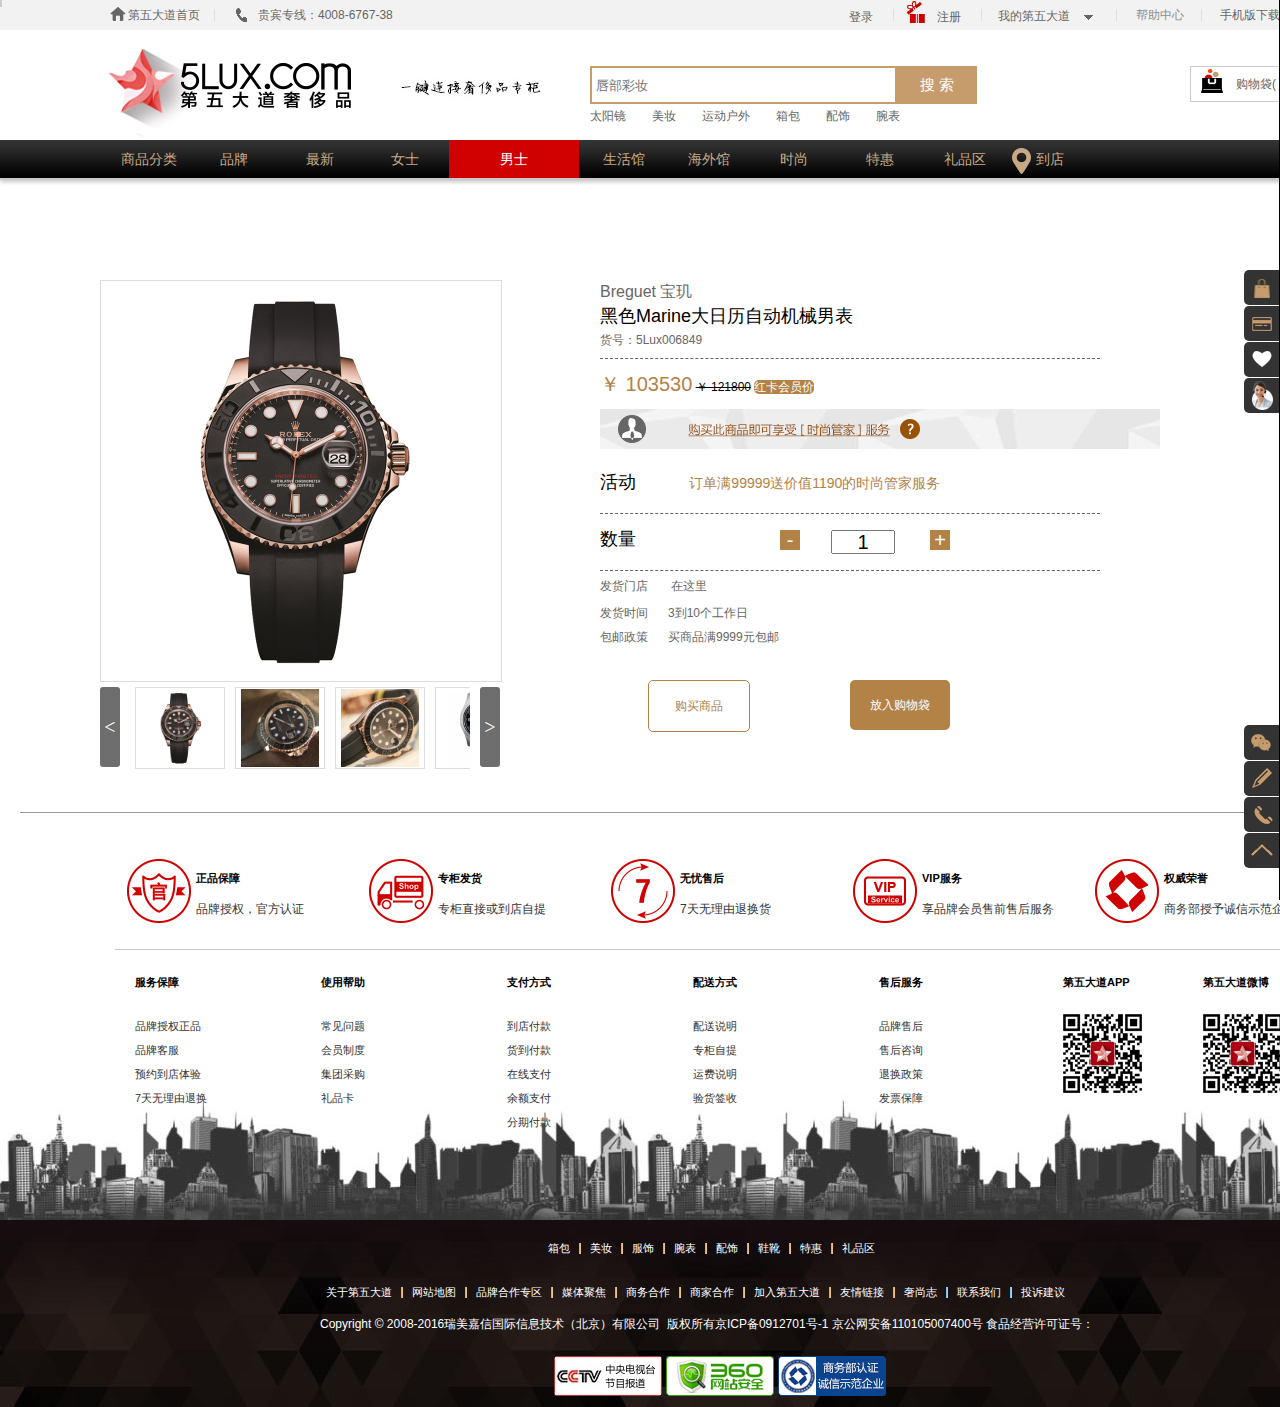
<file: pro/xq.html>
<!DOCTYPE html>
<html>
	<head>
		<meta charset="UTF-8">
		<title>商品详情</title>
		<link rel="stylesheet" type="text/css" href="css/index.css"/>
		<link rel="stylesheet" type="text/css" href="css/xq.css"/>
	</head>
	<body>
		<!--侧边栏-->
				<dl class="ceb">
					<dt>
						<div class="menu-block1">
							<ul>
								<li class="menu-cart">
									<a>
										<div class="tab-logo-cart"></div>
									</a>
									<div></div>
								</li>
								<li class="menu-zichan">
									<a>
										<div class="tab-logo-zichan"></div>
										<div class="tab-zichan-lab">我的资产</div>
									</a>
									<div></div>
								</li>
								<li class="menu-like">
									<a>
										<div class="tab-logo-like"></div>
										<div class="tab-zichan-lab">我喜欢的商品</div>
									</a>
									<div></div>
								</li>
								<li class="tab-kefu">
									<a>
										<div class="tab-logo-kefu"></div>
										<div class="tab-zichan-lab">联系客服</div>
									</a>
									<div></div>
								</li>
							</ul>
						</div>
						<div class="menu-block2">
							<ul>
								<li class="menu-cart">
									<a>
										<div class="tab-logo-cart"></div>
										<div class="tab-zichan-lab"><img src="img/weixin_img.png.jpg" ></div>
									</a>
									<div></div>
								</li>
								<li class="menu-zichan">
									<a>
										<div class="tab-logo-zichan"></div>
										<div class="tab-zichan-lab">意见反馈</div>
									</a>
									<div></div>
								</li>
								<li class="menu-like">
									<a>
										<div class="tab-logo-like"></div>
										<div class="tab-zichan-lab">联系我们</div>
									</a>
									<div></div>
								</li>
								<li class="tab-kefu">
									<a href="#dib">
										<div class="tab-logo-kefu"></div>
										<div class="tab-zichan-lab">返回顶部</div>
									</a>
									<div></div>
								</li>
							</ul>
						</div>
					</dt>
					<dd></dd>
				</dl>
		<!--顶部-->
			<header>
				<div class="hea-main">
					<dl class="gohome">
						<b></b>
						<a href="index.html">第五大道首页</a>
						<i></i>
					</dl>
					<dl class="phone">
						<dt>
							<b></b>
							贵宾专线：4008-6767-38
						</dt>
					</dl>
					<div class="hea-right">
						<dl class="mob">
							<dt>
								<span>手机版下载</span>
							</dt>
							<dd class="phone-e">
								<ul>
									<li>
										<img src='img/qr-1.jpg'>
									</li>
									<li>扫描下载APP</li>
									<li>
										立即
										<span>赠送50元</span>
									</li>
								</ul>
							</dd>
						</dl>
						<dl class="help">
							<dt>
								<a>帮助中心</a>
								<i></i>
							</dt>
						</dl>
						<dl class="my">
							<dt>
								<a>我的第五大道</a>
								<i></i>
							</dt>
							<dd>
									<a>我的订单</a>
									<a>我的收藏</a>
									<a>已购商品</a>
									<a>我的礼券</a>
									<a>我的积分</a>
							</dd>
						</dl>
						<dl class="userbox">
							<dl class="ri">
								<b></b>
								<a href="zhuce.html">注册</a>
								<i></i>
							</dl>
							<dl class="lf">
								<a href="land.html">登录</a>
								<i></i>
							</dl>
							
						</dl>
					</div>
				</div>
			</header>
			<div class="header-head"></div>
			<!--logo图标-->
			<div class="logo">
				<div class="logo-main">
					<a href="index.html">
					<img src="img/logo-1.jpg">
					</a>
					<b></b>
					<div class="sou">
						<form>
							<input type="text"placeholder=" 唇部彩妆" id="ipt">
							<input type="hidden" value="s8dfxs2s0" id="stoken" name="stoken">
							<button>搜 索</button>			
						</form>
						<a style="margin-left: 0;">太阳镜</a><a>美妆</a><a>运动户外</a><a>箱包</a><a>配饰</a><a>腕表</a>
					</div>
					<div class="shop">
						<dl>
							<dt>
								<img src="img/v30cart.png">
								<a href="shop.html" style="cursor: pointer;">
								<span class="xiq">
									购物袋(
									<span>0</span>
									)</span>
								</a>
							</dt>
							<dd>
								<p>购物袋暂时还没有商品,</p>
								<p>赶快去选心爱的商品吧!</p>
							</dd>
						</dl>
					</div>
				</div>
			</div>
			<!--nav导航-->
			<nav>
				<div class="nav-m">
					<a>商品分类</a>
					<a>品牌</a>
					<a>最新</a>
					<a>女士</a>
					<a href="list.html" class="acv">男士</a>
					<a>生活馆</a>
					<a>海外馆</a>
					<a>时尚</a>
					<a>特惠</a>
					<a>礼品区</a>
					<a href="list.html" > <i></i> 到店</a>
				</div>
				</nav>
			<!--flow分界线-->
			<div class="flow">
			</div>
			
			<!--放大镜-->
		<div class="magnifier" id="magnifier1">
		<div class="magnifier-container">
			<div class="images-cover"></div>
			<!--当前图片显示容器-->
			<div class="move-view"></div>
			<!--跟随鼠标移动的盒子-->
		</div>
		<div class="magnifier-assembly">
			<div class="magnifier-btn">
				<span class="magnifier-btn-left">&lt;</span>
				<span class="magnifier-btn-right">&gt;</span>
			</div>
			<!--按钮组-->
			<div class="magnifier-line">
				<ul class="clearfix animation03">
					<li>
						<div class="small-img">
							<img src="img/xq22.jpg" />
						</div>
					</li>
					<li>
						<div class="small-img">
							<img class="good-img" src="img/xq33.jpg" />
						</div>
					</li>
					<li>
						<div class="small-img">
							<img src="img/xq44.jpg" />
						</div>
					</li>
					<li>
						<div class="small-img">
							<img src="img/xq55.jpg" />
						</div>
					</li>
					<li>
						<div class="small-img">
							<img src="img/xq44.jpg" />
						</div>
					</li>
				</ul>
			</div>
			<!--缩略图-->
		</div>
		<div class="magnifier-view"></div>
		<!--经过放大的图片显示容器-->
	</div>
			
			
				
			<!--商品信息-->
			<div class="goods-main">
				<p class="good-tit">Breguet 宝玑</p>
				<p>黑色Marine大日历自动机械男表</p>
				<p>货号：5Lux006849</p>
				<div class="fenjie"></div>
				<span class="good-jq">￥ 103530</span>
				<span>￥ 121800</span>
				<span>红卡会员价</span>
				<img src="img/xq.png">
				<span>活动</span>
				<span>订单满99999送价值1190的时尚管家服务</span>
				<div class="fenjie"></div>
				<span>数量</span>
				<span class="left-j">-</span>
				<input class="numm" type="text" value="1">
				<span class="right-j">+</span>
				<div class="fenjie"></div>
				<p>发货门店    &nbsp; &nbsp; &nbsp; 在这里</p>
				<p>发货时间     &nbsp; &nbsp; &nbsp;3到10个工作日</p>
				<p>包邮政策     &nbsp; &nbsp; &nbsp;买商品满9999元包邮</p>
				<span class="buy">购买商品</span>
				<span class="foun">放入购物袋</span>
			</div>	
			

					
				</ul>
			</div>
			
			
			<div class="fenge"></div>
			<!--底部-->
			<div id="footer_message"></div>
		<script type="text/javascript" src="js/jquery-1.11.3.js"></script>
		<script type="text/javascript" src="js/common.js"></script>
		<script src="js/land.js"></script>	
	</body>
	
	

<script src="http://www.jq22.com/jquery/jquery-1.10.2.js">
</script>
<script src="js/cookie.js"></script>
<script type="text/javascript" src="js/xq.js"></script>
<script type="text/javascript">
$(function() {
	
	var magnifierConfig = {
		magnifier : "#magnifier1",//最外层的大容器
		width : 400,//承载容器宽
		height :400,//承载容器高
		moveWidth : null,//如果设置了移动盒子的宽度，则不计算缩放比例
		zoom: 3//缩放比例
	};

	var _magnifier = magnifier(magnifierConfig);

});
</script>
</html>
</file>
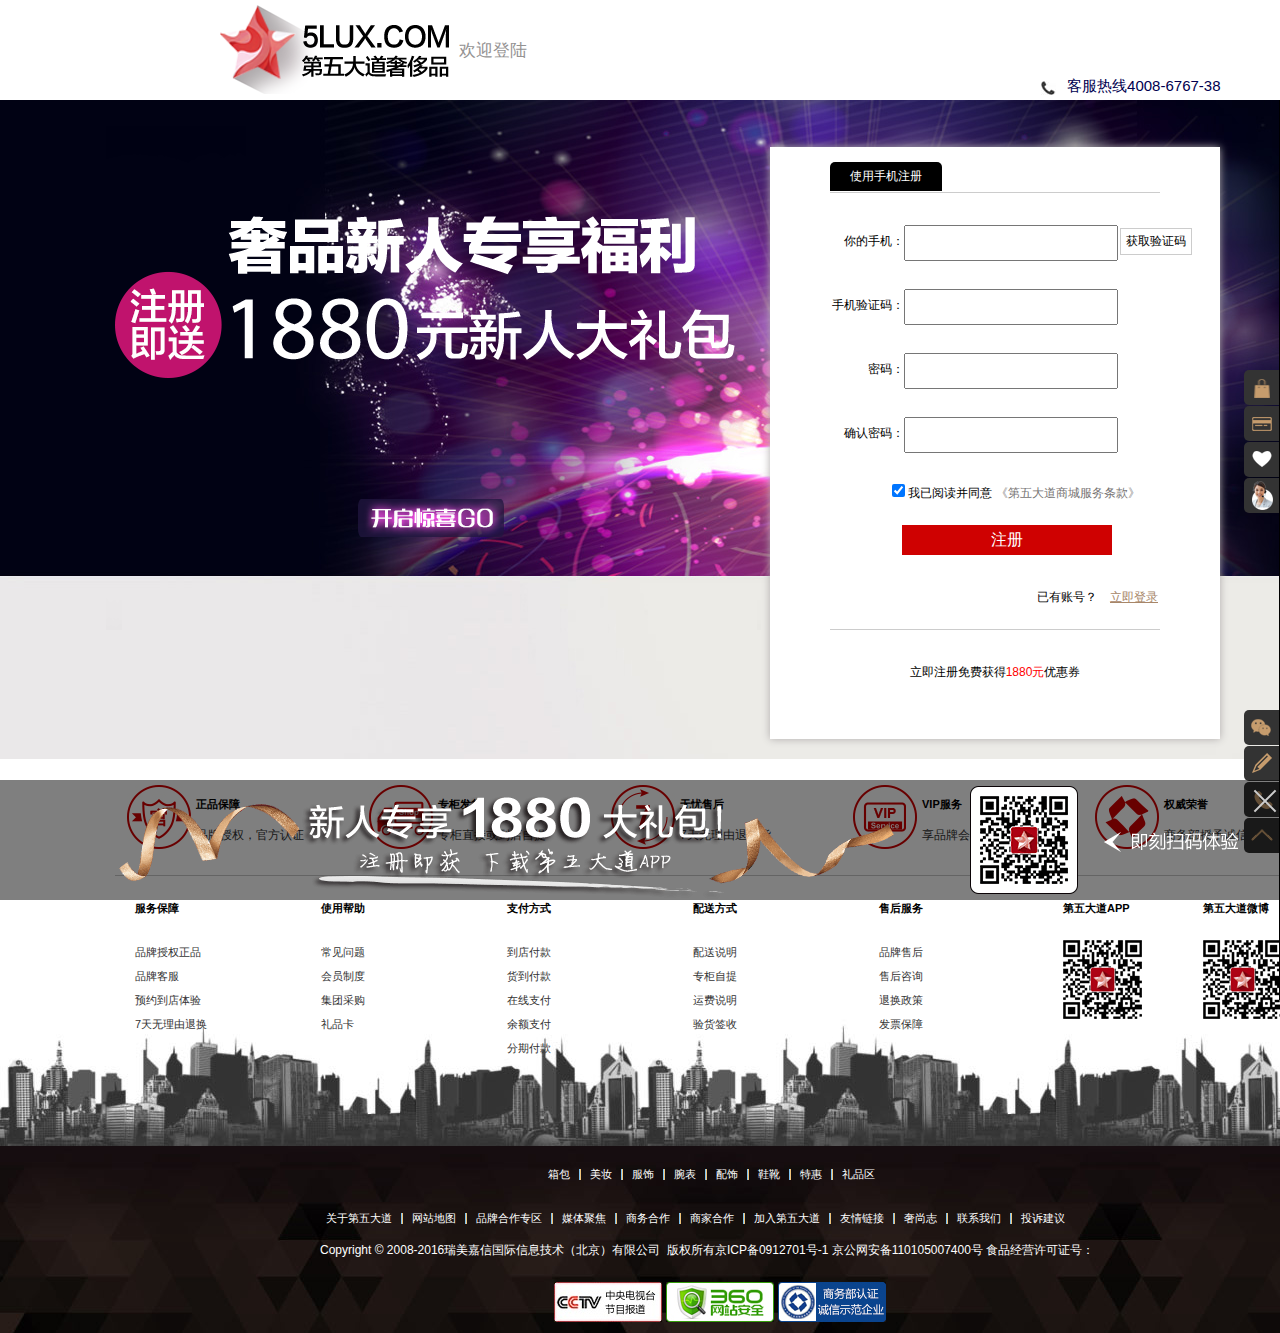
<file: pro/zhuce.html>
<!DOCTYPE html>
<html lang="en">
	<head>
		<meta charset="UTF-8">
		<title>第五大道注册页面</title>
		<link rel="stylesheet" type="text/css" href="css/common.css"/>
		<link rel="stylesheet" type="text/css" href="css/style.css"/>
		<link rel="stylesheet" type="text/css" href="css/index.css"/>
	</head>
	<body>
		<!--****************************头部******************************************-->
		<div id="h_logo"></div>
		
		
		
		<!--侧边栏-->
		<dl class="ceb">
					<dt>
						<div class="menu-block1">
							<ul>
								<li class="menu-cart">
									<a>
										<div class="tab-logo-cart"></div>
									</a>
									<div></div>
								</li>
								<li class="menu-zichan">
									<a>
										<div class="tab-logo-zichan"></div>
										<div class="tab-zichan-lab">我的资产</div>
									</a>
									<div></div>
								</li>
								<li class="menu-like">
									<a>
										<div class="tab-logo-like"></div>
										<div class="tab-zichan-lab">我喜欢的商品</div>
									</a>
									<div></div>
								</li>
								<li class="tab-kefu">
									<a>
										<div class="tab-logo-kefu"></div>
										<div class="tab-zichan-lab">联系客服</div>
									</a>
									<div></div>
								</li>
							</ul>
						</div>
						<div class="menu-block2" style="bottom:150px;">
							<ul>
								<li class="menu-cart">
									<a>
										<div class="tab-logo-cart"></div>
										<div class="tab-zichan-lab"><img src="img/weixin_img.png.jpg" ></div>
									</a>
									<div></div>
								</li>
								<li class="menu-zichan">
									<a>
										<div class="tab-logo-zichan"></div>
										<div class="tab-zichan-lab">意见反馈</div>
									</a>
									<div></div>
								</li>
								<li class="menu-like">
									<a>
										<div class="tab-logo-like"></div>
										<div class="tab-zichan-lab">联系我们</div>
									</a>
									<div></div>
								</li>
								<li class="tab-kefu">
									<a href="#dib">
										<div class="tab-logo-kefu"></div>
										<div class="tab-zichan-lab">返回顶部</div>
									</a>
									<div></div>
								</li>
							</ul>
						</div>
					</dt>
					<dd></dd>
				</dl>
		<!--****************************注册部分******************************************-->
		<div id="zhuce">
			<div class="zhuce_content">
				<div class="zhuce_left"></div>
				<div class="zhuce_right">
					<div class="zhuce_box">
						<form action="" method="post">
							<ul>
								<li class="z-l1"><span>使用手机注册</span></li>
								<li class="z_l2" style="position: relative;margin-top: 32px;">
									<label for="phone">你的手机：</label>
									<input type="text" name="mobile_phone" id="mobile_phone" />
									<span class="z_tips"></span>
									<span class="get_yzm">获取验证码</span>
								</li>
								<li class="z_l2">
									<label for="phone">手机验证码：</label>
									<input type="text" name="mobile_phone_code"  />
									<span class="z_tips"></span>
								</li>
								<li class="z_l2">
									<label for="phone">密码：</label>
									<input type="password" name="password" />
									<span class="z_tips"></span>
								</li>
								<li class="z_l2">
									<label for="phone">确认密码：</label>
									<input type="password" name="password_cinfirm" id="mobile_phone" />
									<span class="z_tips"></span>
								</li>
								<li class="z_l3">
									<input type="checkbox" value="1" checked="checked"/>
									我已阅读并同意
									<a href="##" target="_blank">《第五大道商城服务条款》</a>
								</li>
								<li>
									<input type="submit" value="注册" class="z_btn"/>
								</li>
								<li class="z_l4" style="margin-top: 10px;">
									<span>已有账号？</span>
									<a href="land.html">立即登录</a>
								</li>
								<li class="z_l5">
									立即注册免费获得<span>1880元</span>优惠券
								</li>
							</ul>
						</form>
					</div>
				</div>
			</div>
		</div>
		<!--****************************底部******************************************-->
		<div id="footer_message"></div>
		<script type="text/javascript" src="js/jquery-1.11.3.js"></script>
		<script type="text/javascript" src="js/common.js"></script>
		<script src="js/land.js"></script>
		
		<!--底部固定-->
		<div class="footer-fixe">
				<div class="footer-fixe-main">
					<img src="img/foot_popup.png">
					<a></a>
				</div>
			</div>	
	</body>
</html>
</file>
<file: pro/css/index.css>
*{
	margin: 0;
	padding: 0;
}
.ff{
	color: #fff;
}
html body{
	color: #000;
	font:12px/200% 'microsoft yahei','微软雅黑',Helvetica,Arial,Tahoma,"黑体",'宋体',sans-serif;
	min-width: 1440px;
	min-height: 100%;
}
a{
	text-decoration:none;color:#8c8c8c;
}
b,strong,h1,h2,h3,h4,h5,h6{
	font-weight:100;
}
i,em{
	font-style:normal;
}

li{
	list-style: none;
}
a{
	text-decoration: none;
}
.box{
	width: 100%;
	min-height: 100%;
}
header{
	width: 100%;
	height: 30px;
	background: #f2f2f2;
}
header .hea-main{
	position: relative;
	width: 85%;
	height: 30px;
	margin: 0 auto;
}
header .hea-main .gohome{
	width: 110px;
	height: 30px;
	position: relative;
}
.gohome b{
	display: inline-block;
	width:16px;
	height:14px;
	background: url(../img/home.png) no-repeat center;
	position: absolute;
	left:2px;top:7px;
}
.gohome a{
	color: #666;
	cursor: auto;
	display: inline-block;
	margin-left: 20px;
	line-height: 30px;
}
.gohome a:hover{
	color: #b28247;
}
.gohome i{
	position: absolute;
	top:9px;
	left: 106px;
	display: inline-block;
	width: 1px;
	height: 12px;
	background: #dfdfdf;
}

header .hea-main .phone{
	position: relative;
	width: 171px;
	height: 30px;
	top: -30px;
	left:125px;
}
.phone dt{
	color: #666;
	width: 100%;
	height: 30px;
	line-height: 30px;
	float: left;
}
.phone dt b{
	width: 25px;
	height: 30px;
	float: left;
	background: url(../img/brandstore_share.png) no-repeat -353px -338px;
}

header .hea-main .hea-right{
	cursor:pointer;
	height: 30px;
	float: right;
}

.hea-right .mob{
	color: #666666;
	line-height: 30px;
	width: 106px;
    padding: 0 11px;
    position: absolute;
    right: 0;
    top: 0;
    z-index: 33;
    cursor: pointer;
}
.mob dt{
	padding-left: 5px;
    background:url(../img/brandstore_share.png) no-repeat -218px -369px;
}
.mob:hover{
		background: #fff;		
}

.mob:hover.mob dt{
	padding-left: 5px;
    background:url(../img/brandstore_share.png) no-repeat -218px -404px;
}
.mob:hover.mob dt span{
	color:#d00000;
}
.mob:hover.mob .phone-e{
	display: block;
}

.mob .phone-e{
	display: none;
	clear: both;
}
.mob .phone-e li img{
	width: 119px;
	height: 119px;
	display: inline-block;
	margin-left: -6px;
}
.mob .phone-e li{
	text-align: center;
	font-size:13px;
	line-height: 20px;
}
.mob .phone-e li span{
	font-size: 16px;
	color:#d00;
}

.hea-right .help{
	width: 85px;
	position: absolute;
	right: 130px;
	top: 0;
	color: #666;
	line-height: 30px;
	height: 30px;
	text-align: center;
}
.help a:hover{
	color: #b28247;
}

.hea-right .help i{
	position: absolute;
	right:0;
	top:9px;
	display: inline-block;
	width: 1px;
	height: 12px;
	background:#dfdfdf;
}

.hea-right .my{
	width: 130px;
	height: 30px;
	position: absolute;
	right: 215px;
	top: 0;
	z-index: 111;
}
.hea-right .my dt{
	width: 100%;
	height: 30px;
}
.hea-right .my dt a{
	color: #666;
	padding: 4px 11px;
	margin: 0 auto;
	display: inline-block;
	width: 100px;
	height: 30px;
	background:url(../img/brandstore_share.png) no-repeat -255px -434px;
}
.hea-right .my dt i{
	position: absolute;
	right:0px;
	top:9px;
	display: inline-block;
	width: 1px;
	height: 12px;
	background:#dfdfdf;
}
.my:hover.my dt a{
	color: #b28247;
	background:url(../img/brandstore_share.png) no-repeat -255px -464px;
}
.hea-right .my dd{
	color: #666;
	text-align: center;
	z-index: 110;
}
.hea-right .my dd a{
	display: none;
}
.my:hover{
	background:#fff;
}
.my:hover.my dd{
	background:#fff;
}

.my:hover.my dd a{
	display: block;
}
.my dd a:hover{
	color: #d00;
}
.hea-right .userbox{
	width: 188px;
	height: 30px;
	position: absolute;
	right: 350px;
	top: 0;
}
.hea-right .userbox .ri{
	position: absolute;
	top: 0;
	right: 0;
	width: 88px;
	height: 30px;
}
.userbox .ri b{
	background: url(../img/youli-1.gif) no-repeat center;
	width: 22px;
	height: 24px;
	position: absolute;
	right:55px;
}
.userbox .ri a{
	color: #666;
	width: 30px;
	height: 24px;
	position: absolute;
	top:5px;
	right:15px;
}
.userbox .ri a:hover{
	color: #b28247;
}
.userbox i{
	position: absolute;
	right:0;
	top:9px;
	display: inline-block;
	width: 1px;
	height: 12px;
	background:#dfdfdf;
}
.hea-right .userbox .lf{
	position: absolute;
	top: 0;
	right:88px;
	width: 100px;
	height: 30px;
}
.userbox .lf a{
	width: 30px;
	height: 24px;
	color: #666;
	position: absolute;
	top:5px;
	right:15px;
}
.userbox .lf a:hover{
	color: #b28247;
}


.header-head{
	top: 0;
	left: 0;
	position: absolute;
	width: 2px;
	height: 7px;
	background: #ccc;
	z-index: 1000;
}

.logo{
	width: 100%;
	height: 110px;		
}
.logo .logo-main{
	width: 85%;
	height: 110px;
	margin: 0 auto;
	position: relative;
}
.logo .logo-main img{
	cursor: pointer;
	position: absolute;
	top: 0;
	left: 0;
}
.logo-main b{
	cursor: pointer;
	background: url(../img/yijian-1.jpg);
	width: 142px;
	height: 80px;
	position: absolute;
	top: 15px;
	left: 292px;
}
.logo-main .sou{
	width:387px;
	height: 68px;
	position: absolute;
	top: 36px;
	left:482px;
}
.logo-main .sou form{
	width: 100%;
	height: 34px;
}
.sou form input{
	width: 303px;
	height: 34px;
	border:none;
	float: left;
	border: 2px solid #c69c6d;
	outline: none;
	color: #666;
}
.sou form button{

	width: 80px;
	height: 38px;
	border:none;
	float: left;
	background:#c69c6d;
	color: #fff;
	font-size:15px;
	outline: none;
}
.logo-main .sou a{
	cursor: pointer;
	margin-left: 26px;
	color: #666;
}
.logo-main .sou a:hover{
	color:#b28247 ;
	}
.logo-main .shop{
	width:290px;
	height:34px;
	position: absolute;
	top: 36px;
	right:0px;
}
.logo-main .shop dt{
	line-height: 34px;
	border: 1px solid #ccc;
	position: absolute;
	top:0;
	right:0px;
	width: 140px;
	height: 34px;
	background: url(../img/brandstore_share.png) no-repeat -340px -405px;
	cursor: pointer;
}

.shop dt:hover{
	border-bottom: 0;
}

.shop dt img{
	margin-left: 10px;
	margin-top: 2px;
}
.shop dt .xiq{
	cursor:auto;
	color:#666;
	margin-left: 45px;
}
.shop dt .xiq span{
	color: #d00;
}

.logo-main .shop dd{
	position: absolute;
	z-index: 222;
	color: #666;
	line-height:30px;
	text-align: center;
	width: 288px;
	height: 76px;
	background: #fff;
	border: 1px solid #ccc;
	margin-top: 35px;
	margin-right: 1px;
	display:none;
}
.shop:hover.shop dd {
	display: block;

}

nav{
	width: 100%;
	height: 38px;
	background: url(../img/navi_1pxbg.png) repeat-x center;
	box-shadow: 0 4px 4px #c7c6c6;
}
nav .nav-m{
	position: relative;
	width: 85%;
	height:38px;
	margin: 0 auto;
}
nav .nav-m a{
	cursor: pointer;
	display: inline-block;
	text-align: center;
	width: 82px;
	height: 38px;
	line-height: 38px;
	font-size: 14px;
	color: #c8a985;
}
nav .nav-m #menu ul{
	width: 130px;
	height: 400px;
	position: absolute;
	z-index: 999;
	background:#F7F7F6;
	display: none;
}
nav .nav-m #menu ul li{
	color: #000000;
}
nav .nav-m #menu ul li:nth-of-type(1){
	color: #B28247;
}
nav .nav-m #menu ul li:hover{
	color: #B28247;
}
nav .nav-m #menu:hover ul{
	display: block;
}


/*nav .nav-m #menu .tt-menu{
	display: none;
	width: 810px;
	height: 522px;
	position:absolute;
	top: 38px;
	left:130px;
	background: #fff;
	z-index: 999;
}*/

.nav-m .acv{
	text-align: center;
	display: inline-block;
	color: #fff;
	width: 130px;
	height:38px;
	background:#cf0101;
}
.nav-m a i{
	top: 0;
	right: 300px;
	position: absolute;
	width: 20px;
	height: 40px;
	z-index: 11;
	background: url(../img/share02.png) no-repeat -58px -168px;
}
.nav-m a:hover i{
	background: url(../img/share02.png) no-repeat -366px -251px;
}
nav .nav-m a:hover{
	color: #FFFFFF;
}

.flow{
	width: 100%;
	height: 2px;
	background: #c9c9c9;
}


.lunbo{
	margin: 0 auto;
	position: relative;
	float: left;
	width: 1440px;
	height: 520px;	
	overflow: hidden;
}

.leftBtn{
	cursor: pointer;
	outline: none;
	border: none;
	position: absolute;
	top: 200px;
	left:220px;
	z-index: 110;
}
.rightBtn{
	cursor: pointer;
	outline: none;
	border: none;
	position: absolute;
	top: 200px;
	left:1180px;
	z-index: 110;
}
.lunbo ul{
	width: 14000px;
	position: absolute;
	top:0px;left: 0;
	cursor: pointer;
}
.lunbo ul li{
	
	float: left;
}
.lunbo img{
	display: block;
	border: none;
	width:1440px;
	height: 520px;
}
.lunbo .page{
	background:rgba(0,0,0,0.2);
	position: absolute;
	top: 495px;
	left: 620px;
	float: left;
	z-index: 220;
	width: 216px;
	height: 16px;
	border-radius:10px 10px;
}
.lunbo .page li{
	margin-top:2px;
	margin-left: 13px;
	width: 12px;
	height: 12px;
	background: #fff;
	border-radius:50% 50%;
	float: left;
}
.lunbo .page li:hover{
	background: red;
}
.cle{
	width: 100%;
	height: 0;
	clear:both;
}

.main{
	width: 85%;
	height: 4528px;
	margin: 0 auto;
}
.main-title{
	margin-top:40px ;
}
.main .shop-im{
	width: 100%;
	height: 329px;
}
.main .shop-im li{
	width: 234px;
	height:329px ; 
	cursor: pointer;
	float: left;
	margin-right:8px;
	position: relative;
	overflow: hidden;
}
.main .shop-im li a .pp{
	background: #fff;
    width: 54px;
    height: 154px;
    position: absolute;
	bottom: -100px;
    padding: 0 60px 0 60px;
	background: #fff;
	position: absolute;
    left: 30px;
	overflow: hidden;
    z-index: 1;	
}
.main .shop-im li a .pp p{
	margin-left: -11px;
	width: 80px;
	text-align: center;
	margin-top: 10px;
}
.main .shop-im li a .pp p:nth-of-type(1){
	height: 3px;
	width: 19px;
	background: #000000;
	margin: 0 auto;
}
.main .shop-im li:hover a .pp{
	transition:0.3s;
	transform: translateY(-90px);
}
.main .shop-im .pp img{
	margin-top: 10px;
	width: 60px;
	height: 30px;
}

.main .lit{
	width: 1210px;
	height: 180px;
	overflow: hidden;

}
.main .lit .lits {
	width:3800px;
	height: 184px;
	position: relative;
}
.main .lit .lits li{
	background:#fff;
	position: absolute;
	flex-wrap:wrap ;
	justify-content: center;
	display: flex;
	width: 1210px;
	height: 184px;
}
.main .lit .lits .lit1{
	top: 0;
	left: 0;
}
.main .lit .lits .lit2{
	top: 0;
	left: 1210px;
}
.main .lit .lits .lit3{
	top: 0;
	left:2420px;
}
.main .lit .lits li div{
	cursor: pointer;
	border: 1px solid #dfdfdf;
	height: 80px;	
	width: 165px;
	margin-right: 5px;
	margin-top: 5px;
	overflow: hidden;
	text-align: center;
}
.main .lit .lits li div p{
	margin-top: 20px;
}
.main .lit .lits li div p:nth-of-type(1){
	font-size: 20px;
	color:#B28247 ;
}
.main .lit .lits li div p:nth-of-type(2){
	margin: 0 auto;
	width: 30px;
	height: 2px;
	background: #000000;
}
.main .lit .lits li div:hover{
	
	transition: 0.5s;
	border: 1px solid #000000;
}
.main .lit .lits li div:hover img{
	transition: 0.5s;
	display: none;
}
.main .lit .lits li img{
	margin-top:10px;
	height: 54px;	
	width: 106px;
}
.main .store-link{
	width: 100%;
	height: 30px;
	display: flex;
}
.main .store-link .active{
	background: #000;
}
.main .store-link li{
	cursor: auto;
	color: #fff;
	font-size: 14px;
	line-height: 30px;
	text-align: center;
	width: 398px;
	margin-right:11px ;
	background: #999;
}
.main .store-link li:hover{
	background: #000;
}
.main .storesame{
	margin-top: 10px;
	width: 100%;
	height: 517px;
	position: relative;
	overflow: hidden;
}

.storesame div:nth-of-type(1){
	display: none;
	width:100%;
	height: 517px;
	position: absolute;
	left: 0;
	top: 0;
}
.storesame div:nth-of-type(2){
	display: none;
	width:100%;
	height: 517px;
	position: absolute;
	left:0px;
	top: 0;
}.storesame div:nth-of-type(3){
	display: none;
	width:100%;
	height: 517px;
	position: absolute;
	left: 0px;
	top: 0;
}
.main .storesame .ae{
	display: block;
}

.main .storesame .ae span{
	margin-left: 15px;
	float: left;
}
.main .storesame .ae span .b1{
	float: left;
	cursor:default;
	width: 224px;
	height: 250px;
	border: 1px solid #DFDFDF;
	display: block;
	overflow: hidden;
}
.main .storesame .ae span b img{
	width: 150px;
	height: 226px;
	margin-top:0px;
	margin-left: 55px;
	cursor: pointer;
}
.main .storesame .ae span b p{
	margin-top: 3px;
	margin-left: 65px;
}

.main .storesame .ae span b:hover p{
	transition: 0.5s;
	transform: translateX(-20px);
}
.main .storesame .ae span b:hover img{
	transition: 0.5s;
	transform: translateX(20px);
}

.main .storesame .ae span .b2{
	float: left;
	margin-left: 10px;
	cursor:default;
	width: 350px;
	height: 250px;
	border: 1px solid #DFDFDF;
	display: block;
	overflow: hidden;
}



.main .storesame .ae span .b3{
	margin-left: 10px;
	float: left;
	cursor:default;
	width: 224px;
	height: 250px;
	border: 1px solid #DFDFDF;
	display: block;
	overflow: hidden;
}
.main .storesame .ae span .b4{
	margin-top: 10px;
	margin-left: 10px;
	float: left;
	cursor:default;
	width: 262px;
	height: 250px;
	border: 1px solid #DFDFDF;
	display: block;
	overflow: hidden;
}
.main .storesame .ae span .b5{
	margin-top: 10px;
	margin-left: 10px;
	float: left;
	cursor:default;
	width: 262px;
	height: 250px;
	border: 1px solid #DFDFDF;
	display: block;
	overflow: hidden;
}
.main .storesame .ae span .b6{
	margin-top: 10px;
	margin-left: 10px;
	float: left;
	cursor:default;
	width: 262px;
	height: 250px;
	border: 1px solid #DFDFDF;
	display: block;
	overflow: hidden;
}

.main .storesame .ae i{
	display: flex;
	align-items:auto;
	flex-wrap: wrap;
	margin-left:10px ;
	float: left;
	width:800px ;
	height: 515px;
}
.main .storesame .ae i img{
	width: 395px;
	height: 255px;
}

.main .shopcenter{
	width: 100%;
	height: 50px;
	display: flex;
}
.main .shopcenter div{
	overflow: hidden;
	color: #fff;
	font-size:14px ;
	line-height: 50px;
	text-align: center ;
	margin-right: 15px;
	background: #999;
	width: 234px;
	height: 50px;
}

.main .shopcenter div li{
	display: block;
	width: 230px;
	height: 50px;
}
.main .shopcenter div a{
	line-height: 38px;
	padding: 6px;
	display: block;
	cursor: pointer;
	width: 218px;
	height: 38px;
	background: #000;
}
.main .shopcenter div a span{
	display: block;
	border: 1px solid #fff;
	border-bottom:0;
}
.main .shopcenter div:hover li{
	transition: 0.3s;
	transform:translateY(-50px);
	
}
.main .shopcenter div:hover a{
	transition: 0.3s;
	transform:translateY(-50px);
	
}

.main .good-tit{
	width: 100%;
	height: 60px;
}
.main .good-tit img{
	float: left;
}
.main .good-tit span{
	cursor: pointer;
}
.main .good-tit span:nth-of-type(1){
	margin-top: 20px;
	margin-right: 20px;
	font-size: 22px;
	float: right;
	display: inline-block;
	width: 18px;
	height: 60px;
}
.main .good-tit span:nth-of-type(2){
	margin-top: 20px;
	margin-right: 40px;
	font-size: 20px;
	float: right;
	display: inline-block;
	width: 100px;
	height: 60px;
}
.main .good-tit span:nth-of-type(2):hover{
	color: #B28247;
}

.main .goods{
	width: 100%;
	height: 372px;
}
.main .goods .goods1{
	float: left;
    width: 220px;
    height: 366px;
    border: 1px solid #ccc;
    padding: 0 9px;
    padding-top: 4px;
    margin-right: 8px;
}
.main .goods .goods1 .goods-list {
    overflow: hidden;
    border-bottom: 1px dashed #d4d4d4;
    padding-bottom: 16px;
}
.main .goods .goods1 li {
    float: left;
    line-height: 36px;
    width: 110px;
    font-size: 14px;
    color: #666;
    text-align: left;
}
.main .goods .goods1 li a{
	cursor: pointer;
}
.main .goods .goods1 li a:hover{
	color:#B28247;
}


.main .goods .goods2{
	cursor: pointer;
	float: left;
    width: 390px;
    height: 370px;
    border: 1px solid #ccc;
    overflow: hidden;
    margin-right: 8px;
}


.main .goods .goods3{
	margin-top: -20px;
	overflow: hidden;
	width: 560px;
	float: left;
    height: 372px;
}
.main .goods .goods3 .goods-pic1{
	display: block;
	border: 1px solid #ccc;
	float: left;
	width: 270px;
    height: 184px;
    margin-right: 7px;
    cursor: pointer;
}


.main .goods .goods3 .goods-pic2{
	display: block;
	border: 1px solid #ccc;
	width: 270px;
    height: 184px;
    float: left;
	cursor: pointer;
}







.main .clc{
	width: 0;
	height: 0;
	clear: both;
}



.main .promotionbox{
	width: 100%;
	height: 756px;
}

.main .promotionbox .promotionbox1{
	width: 100%;
	height: 295px;
}
.main .promotionbox .promotionbox1 img{
	cursor: pointer;
	margin-right: 8px;
}
.main .promotionbox .promotionbox2{
	margin-top: 10px;
	width: 100%;
	height: 295px;
}
.main .promotionbox .promotionbox2 img{
	cursor: pointer;
	margin-right: 8px;
}

.main .promotionbox .promotionbox3{
	margin-top: 10px;
	width: 100%;
	height: 146px;
	position: relative;
}
.main .promotionbox .promotionbox3 .promotionbox3left{
	position: absolute;
	top: 0;
	left: 0;
	width: 600px;
	height: 146px;
}
.main .promotionbox .promotionbox3 .promotionbox3left ul li img{
	width: 192px;
	height: 63px;
}
.main .promotionbox .promotionbox3 .promotionbox3left ul li:nth-of-type(1){
	position: absolute;
	left: 0;
	top: 5px;
}
.main .promotionbox .promotionbox3 .promotionbox3left ul li:nth-of-type(2){
	position: absolute;
	left: 203px;
	top: 5px;
}
.main .promotionbox .promotionbox3 .promotionbox3left ul li:nth-of-type(3){
	position: absolute;
	left: 406px;
	top: 5px;
}
.main .promotionbox .promotionbox3 .promotionbox3left ul li:nth-of-type(4){
	position: absolute;
	left: 0;
	top: 80px;
}
.main .promotionbox .promotionbox3 .promotionbox3left ul li:nth-of-type(5){
	position: absolute;
	left: 203px;
	top: 80px;
}
.main .promotionbox .promotionbox3 .promotionbox3left ul li:nth-of-type(6){
	position: absolute;
	left: 406px;
	top: 80px;
}

.main .promotionbox .promotionbox3 .promotionbox3right{
	position: absolute;
	top: 0;
	right: 0;
	width: 600px;
	height: 138px;
}
.main .promotionbox .promotionbox3 .promotionbox3right img{
	width: 600px;
	height: 138px;
}

.footer-fixe{
	z-index: 500;
	width: 100%;
	height: 120px;
	position: fixed;
	bottom: 0;
	left: 0;
	background: rgba(0,0,0,0.5);
}
.footer-fixe .footer-fixe-main{
	position: relative;
	width: 85%;
	height: 120px;
	margin: 0 auto;
	
}
.footer-fixe-main img{
	display: block;

}
.footer-fixe-main a{
	cursor: pointer;
	width: 60px;
	height: 46px;
	position: absolute;
    top: 0px;
    right: 0;
}

.bds-float{
	z-index: 100;
	position: fixed;
	top: 75px;
	right: 0;
	display: block;
	width: 222px;
	height: 252px;
}
.bds-float .bds-floatmain{
	position: absolute;
	width: 222px;
	height: 252px;
}
.bds-float .bds-floatmain .bd-header{
	width: 222px;
	height: 32px;
	margin: 0 auto;
	background:#445fb0;
}
.bds-float .bds-floatmain .bd-header .bd-logo{
	display: inline-block;
    background: url(../img/creditPop.png) 0 0 no-repeat;
	float: left;
    width: 66px;
    height: 19px;
    background-position: 0 -154px;
    margin-top: 6px;
    margin-left: 10px;
}
.bds-float .bds-floatmain .bd-header .bd-fold{
	float: right;
    margin-top: 3px;
    margin-right: 15px;
    opacity:.8;
    cursor: pointer;
    text-decoration: none;
}
 .bd-header .bd-fold .fold{
 	display: inline-block;
    color: #fff;
    font-style: normal;
    font-size: 12px;
    padding-right: 5px;
 }
 .bds-float .bds-floatmain .bd-header .bd-fold .fold:hover{
 	color: rgba(0,0,0,1);
 	font-weight: 900;
 	
 }
 .bd-header .bd-fold .arrow-right{
 	display: inline-block;
    width: 0;
    height: 0;
    line-height: 0;
    font-size: 0;
    padding: 0;
    border: 5px solid transparent;
    vertical-align: middle;
    margin-top: -1px;
 	border-right: 0;
    border-left: 5px solid #fff;
 }
.bds-floatmain .bd-content .bd-infor{
	border-bottom: 1px dashed #e5e8e3;
    padding: 14px 0 12px 13px;
    height: 81px;
    overflow: hidden;
    background: #fff;
}

.bds-floatmain .bd-content .bd-infor .bd-in-tit{
	font-weight:600 ;
	width: 195px;
    height: 19px;
    white-space: nowrap;
    overflow: hidden;
    text-overflow: ellipsis;
    font-size: 14px;
    color: #000;
}
.bds-floatmain .bd-content .bd-infor .bd-infor-cle i{
	margin-top:10px; 
	width: 39px;
    height: 39px;
    margin-right: 12px;
    display: inline-block;
    background: url(../img/creditPop.png) 0 0 no-repeat;
    float: left;
	background-position: -40px 0;
}
.bds-floatmain .bd-content .bd-infor .bd-infor-cle .lev-tip{
	margin-top:10px; 
	width: 145px;
    color: #19202a;
    vertical-align: top;
    line-height: 16px;
    overflow: hidden;
    float: left;
    color: #999;
}

.bds-floatmain .bd-content .bds-e-main{
	background-color: #f7f7f6;
    padding: 1px 14px 14px 13px;
}
.bds-floatmain .bd-content .bds-e-main .seach{
	margin-top: 14px;
    width: 192px;
    height: 30px;
    position: relative;
}
.bds-floatmain .bd-content .bds-e-main .seach input{
	display: block;
    border: 1px solid #e0e0e0;
    outline: none;
    background: #fff;
    width: 162px;
    height: 28px;
    line-height: 26px;
    line-height: 28px~\0;
    color: #7a7a7a;
    padding-right: 28px;
    text-indent: 5px;
    font-size: 14px;
}
.bds-floatmain .bd-content .bds-e-main .seach i{
	width: 13px;
    height: 14px;
    position: absolute;
    right: 11px;
    top: 8px;
    cursor: pointer;
	display: inline-block;
    background: url(../img/creditPop.png) 0 0 no-repeat;
    background-position: 0 -61px;
}


.bds-unfold{
	position:fixed;
	right:0px;
	top:75px;
	z-index: 600;
    width: 38px;
    height: 37px;
    background: url(../img/creditPop.png) 0 0 no-repeat;
    background-position: 0 -112px;
    cursor: pointer;
    display: none;
}
.ceb{
	z-index:300;
	position: fixed;
	right: 0;
	width: 35px;
	height: 100%;
	border-right:1px solid #000000 ;
}
.ceb dt{
	width: 35px;
	height:100%;
}
.ceb .menu-block1{
	position: absolute;
    z-index:900;
    top: 30%;
    left: 0px;
    width: 35px;
    height: 234px;
}
.ceb .menu-block2{
	position: absolute;
    z-index:900;
    bottom: 35px;
    left: 0px;
    width: 35px;
    height: 140px;
}
.ceb .menu-block1 ul li{
	background:#333;
    margin-bottom: 1px;
    border-top-left-radius: 5px;
    border-bottom-left-radius: 5px;
}
.ceb .menu-block1 ul li a{
	display: block;
    position: relative;
    width: 35px;
    height: 35px;
    cursor:pointer;
}
.ceb .menu-block1 ul li:hover{
	background: #B28247;
}

.ceb .menu-block1 .menu-cart .tab-logo-cart{
	background:url(../img/share02.png) no-repeat -88px -156px;
	position: absolute;
    left: 0;
    top: 0;
    width: 35px;
    height: 35px;
}
.ceb .menu-block1 .menu-zichan .tab-logo-zichan{
	background: url(../img/share02.png) no-repeat -140px -154px;
	position: absolute;
    left: 0;
    top: 0;
    width: 35px;
    height: 35px;
}
.tab-zichan-lab{
	display: none;
    position: absolute;
    z-index: 999999;
    right: 35px;
    top: 0;
    width: 99px;
    height: 33px;
    line-height: 33px;
    text-align: center;
    color: #363636;
    background-color: #fff;
    border: 1px solid #e4e4e4;
    border-right: none;
    font-family: "微软雅黑";
    font-size: 14px;
}
.menu-cart .tab-zichan-lab{
	border: 0;
	display: none;
    position: absolute;
    z-index: 999999;
    right: 60px;
    top: 0;
    width: 99px;
    height: 33px;
    line-height: 33px;
    text-align:center;
    color: #363636;
    font-size: 14px;
}
.ceb .menu-block1 .menu-like .tab-logo-like{
	background: url(../img/share02.png) no-repeat -203px -126px;
	position: absolute;
    left: 0;
    top: 0;
    width: 35px;
    height: 35px;
}
.ceb .menu-block1 .tab-kefu .tab-logo-kefu{
	background: url(../img/share02.png) no-repeat -258px -125px;
	position: absolute;
    left: 0;
    top: 0;
    width: 35px;
    height: 35px;
}


.ceb .menu-block2 ul li{
	background:#333;
    margin-bottom: 1px;
    border-top-left-radius: 5px;
    border-bottom-left-radius: 5px;
}
.ceb .menu-block2 ul li a{
	display: block;
    position: relative;
    width: 35px;
    height: 35px;
    cursor:pointer;
}

.ceb .menu-block2 .menu-cart .tab-logo-cart{
	background:url(../img/share02.png) no-repeat -312px -155px;
	position: absolute;
    left: 0;
    top: 0;
    width: 35px;
    height: 35px;
}
.ceb .menu-block2 .menu-zichan .tab-logo-zichan{
	background: url(../img/share02.png) no-repeat -374px -157px;
	position: absolute;
    left: 0;
    top: 0;
    width: 35px;
    height: 35px;
}
.ceb .menu-block2 .menu-like .tab-logo-like{
	background: url(../img/line_bg.png) no-repeat 10px 9px;
	position: absolute;
    left: 0;
    top: 0;
    width: 35px;
    height: 35px;
}
.ceb .menu-block2 .tab-kefu .tab-logo-kefu{
	background: url(../img/share02.png) no-repeat -437px -153px;
	position: absolute;
    left: 0;
    top: 0;
    width: 35px;
    height: 35px;
}
.ceb .menu-block2 ul li:hover{
	background: #B28247;
}
</file>
<file: pro/css/common.css>
html,body,ol,ul,li,dl,dt,dd,p,h1,h2,h3,h4,h5,h6,form,input,fieldset,legend,img,i,em,b,strong,textarea,select{margin:0;padding:0;}
ul,dl,ol,li{list-style:none;}
a{text-decoration:none;color:#8c8c8c;}
b,strong,h1,h2,h3,h4,h5,h6{font-weight:100;}
i,em{font-style:normal;}
img{border:none;float:left;}
body{font:12px "微软雅黑";}
.footer_message_btm:after,#footer_message:after,#h_logo:after{content: ".";display: block;clear: both;height: 0;overflow: hidden;visibility: hidden;}
</file>
<file: pro/css/style.css>
/*-----------------------登陆---------------------------------*/
#register{
	height: 570px;
	background: url(../img/landing-bg.jpg) no-repeat;
}
#register .register_content{
	width: 1000px;
	margin: 0 auto;
	position: relative;
}
#register .register_content .register_left{
	width: 705px;
	height: 680px;
	background: url(../img/landing-icon.png) no-repeat;
	position: absolute;
	top: 0;
	left: -150px;
	z-index: 10;
}
#register .register_content .register_right{
	width: 450px;
	height: 499px;
	float: right;
	margin-top: 47px;
	margin-left: 10px;
	background-color: #ffffff;
	box-shadow: #afabab 0px 0px 8px;
}
#register .register_box{
	width: 300px;
	height: 409px;
	margin: 45px auto;
}
#register .register_box ul{
	width: 300px;
	height: 409px;
}
#register .r-l1{
	width: 100%;
	font-size: 15px;
	color: #6d6d6d;
	padding-bottom: 12px;
	margin-bottom:32px;
	border-bottom: 1px solid #ccc;
}
#register .r-l2{
	width: 275px;
	height: 64px;
	padding-left: 25px;
}
#register .r-l2 input{
	width: 250px;
	height: 32px;
	text-indent: 2.8em;
	vertical-align: middle;
	line-height: 32px;
	border: 1px solid #ccc;
}
#register .r-l2 .r-l2_use{
	background: url(../img/r2_input_01.jpg) no-repeat;
}
#register .r-l2 .r-l2_pass{
	background: url(../img/r2_input_02.jpg) no-repeat;
}
#register .r_l3{
	width: 250px;
	height: 24px;
	padding-left: 25px;
	margin-top: 5px;
	margin-bottom: 10px;
	
}
#register .r_l3 input{
	float: left;
	margin-top: 5px;
	margin-right: 5px;
}
#register .r_l3 span{
	float: left;
	line-height: 24px;
}
#register .r_l3 a{
	color: #a78668;
	text-decoration:underline;
	float: right;
	line-height: 24px;
}
#register .r_l4{
	width: 275px;
	height: 30px;
	padding-left: 25px;
	margin-top: 10px;
}
#register .r_l4 input{
	width: 250px;
	height: 30px;
	line-height: 30px;
	background-color: #cf0101;
	border: none;
	font-size: 16px;
	color: #fff;
	cursor: pointer;
}
#register .r_l5{
	width: 275px;
	height: 24px;
	padding: 20px 25px 20px 0;
	text-align: right;
	border-bottom: 1px solid #ccc;
}
#register .r_l5 span{
	line-height: 24px;
}
#register .r_l5 a{
	line-height: 24px;
	text-decoration: underline;
	color: #a78668;
	margin-left: 10px;
}
#register .r_l6{
	width: 300px;
	height: 48px;
	padding-top: 20px;
	text-align: center;
}
#register .r_l6 p{
	line-height: 24px;
	float: left;
	padding-left: 25px;
}
#register .r_l6 a{
	display: inline-block;
}
/*-----------------------注册-------------------------------*/
#zhuce{
	height: 659px;			
	background: url(../img/zhuce-bg.jpg) no-repeat;
}
#zhuce .zhuce_content{
	width: 1000px;
	margin: 0 auto;
	position: relative;
}
#zhuce .zhuce_content .zhuce_left{
	width: 705px;
	height: 680px;
	background: url(../img/zhuce-icon.png) no-repeat;
	position: absolute;
	top: 0;
	left: -114px;
	z-index: 10;
}		
#zhuce .zhuce_content .zhuce_right{
	width: 450px;
	height: 592px;
	float: right;
	margin-top: 47px;
	margin-left: 10px;
	background-color: #ffffff;
	box-shadow: #afabab 0px 0px 8px;
}
#zhuce .zhuce_box{
	width: 330px;
	height: 502px;
	margin: 45px auto;
}
#zhuce .zhuce_box ul{
	width: 330px;
	height: 502px;
	position: relative;
}
#zhuce .z-l1{
	width: 100%;
	font-size: 12px;
	border-bottom: 1px solid #ccc;
}
#zhuce .z-l1 span{
	height: 25px;
	line-height: 25px;
	padding: 2px 20px;
	border-top-left-radius: 5px 5px;
	border-top-right-radius: 5px 5px;
	background-color: #000;
	color: #fff;
	position: absolute;
	left: 0;
	top: -30px;
}
#zhuce .z_l2{
	width: 328px;
	height: 64px;
	padding-left: 2px;
}
#zhuce .z_l2 label{
	width: 72px;
	height: 32px;
	line-height: 32px;
	float: left;
	text-align: right;
	vertical-align: middle;
}
#zhuce .z_l2 input{
	width: 210px;
	height: 32px;
	line-height: 32px;
	float: left;
}
#zhuce .z_l2 .z_tips{
	display: inline-block;
	font-size: 12px;
	color: #666;
	line-height: 15px;
	widows: 150px;
}
#zhuce .z_l2 .get_yzm{
	width: 70px;
	line-height: 25px;
	border: 1px solid #ccc;
	color: #000;
	position: absolute;
	top: 3px;
	right: -32px;
	cursor: pointer;
	text-align: center;
}
#zhuce .z_l2 .get_yzm:hover{
	color: #fff;
	background-color: goldenrod;
}
#zhuce .z_l3{
	width: 268px;
	height: 24px;
	line-height: 24px;
	margin-left: 62px;
	margin-bottom: 20px;
}
#zhuce .z_l3 a{
	color: #757272;
}
#zhuce .z_l3 a:hover{
	color: goldenrod;
}
#zhuce .z_btn{
	width: 210px;
	height: 30px;
	display: inline;
	line-height: 30px;
	font-size: 16px;
	border: none;
	cursor: pointer;
	color: #fff;
	background-color: #cf0101;
	margin-left: 72px;
}
#zhuce .z_l4{
	text-align: right;
	padding: 20px 2px 20px 0;
	border-bottom: 1px solid #ccc;
}
#zhuce .z_l4 a{
	text-decoration: underline;
	color: #a78668;
	margin-left: 10px;
}
#zhuce .z_l5{
	line-height: 24px;
	padding-top: 30px;
	padding-bottom: 10px;
	text-align: center;
}
#zhuce .z_l5 span{
	color: red;
}
</file>
<file: pro/css/list.css>
.banner{
	height: 457px;
	width: 69.4%;
	margin: 0 auto;
}
.recommend{
	width: 69.4%;
	height: 457px;
    overflow: hidden;
    margin: 0 auto;
    margin-top: 10px;
    position: relative;
}
.recommend .recommend-head{
	position: absolute;
	top:10px ;
	left: 0;
	width: 100%;
	height: 35px;
}
.recommend .recommend-head a{
	cursor: pointer;
	font-size: 14px;
	color: #000000;
	font-weight: 600;
	position: absolute;
	top:10px ;
	right: 30px;
}
.recommend .recommend-head a:hover{
	color: #CF0101;
}
.recommend .recommend-main{
	position: absolute;
	top: 46px;
	left: 0.2%;
	width:99.5%;
	height: 280px;
    box-shadow: #a7a7a7 0px 2px 16px;
    background: #fff;
}
.recommend .recommend-main .recommend-connet{
	width:99%;
    padding: 20px 0;
}
.recommend .recommend-main .recommend-connet .recommend-item{
	overflow: hidden;
    zoom: 1;
}
.recommend-item .recommend-item-img1 img{
	z-index: 1;
	position: absolute;
	width: 180px;
	height:240px;
	top: 20px;
	left: 6px;
}
.recommend-item .recommend-item-img2 img{
	z-index: 1;
	position: absolute;
	width: 180px;
	height:240px;
	top: 20px;
	left: 206px;
}
.recommend-item .recommend-item-img3 img{
	z-index: 1;
	position: absolute;
	width: 180px;
	height:240px;
	top: 20px;
	left: 406px;
}
.recommend-item .recommend-item-img4 img{
	z-index: 1;
	position: absolute;
	width: 180px;
	height:240px;
	top: 20px;
	left:606px;
}
.recommend-item .recommend-item-img5 img{
	z-index: 1;
	position: absolute;
	width: 180px;
	height:240px;
	top: 20px;
	left: 806px;
}
.recommend-item a{
	cursor: pointer;
}
.recommend-item .recommend-item-img1 a{
	font-weight:600 ;
	display: block;
	z-index: 12;
	position: absolute;
	width: 180px;
	height:240px;
	top: 20px;
	left:6px;
	background:rgba(0,0,0,0.5);
    line-height: 240px;
    text-align: center;
    font-size: 18px;
    display: none;
}

.recommend-item .recommend-item-img2 a{
	font-weight:600 ;
	display: block;
	z-index: 12;
	position: absolute;
	width: 180px;
	height:240px;
	top: 20px;
	left: 206px;
	background:rgba(0,0,0,0.5);
    line-height: 240px;
    text-align: center;
    font-size: 18px;
    display: none;
}
.recommend-item .recommend-item-img3 a{
	font-weight:600 ;
	display: block;
	z-index: 12;
	position: absolute;
	width: 180px;
	height:240px;
	top: 20px;
	left: 406px;
	background:rgba(0,0,0,0.5);
    line-height: 240px;
    text-align: center;
    font-size: 18px;
    display: none;
}
.recommend-item .recommend-item-img4 a{
	font-weight:600 ;
	display: block;
	z-index: 12;
	position: absolute;
	width: 180px;
	height:240px;
	top: 20px;
	left: 606px;
	background:rgba(0,0,0,0.5);
    line-height: 240px;
    text-align: center;
    font-size: 18px;
    display: none;
}
.recommend-item .recommend-item-img5 a{
	font-weight:600 ;
	display: block;
	z-index: 12;
	position: absolute;
	width: 180px;
	height:240px;
	top: 20px;
	left: 806px;
	background:rgba(0,0,0,0.5);
    line-height: 240px;
    text-align: center;
    font-size: 18px;
    display: none;
}
.recommend-item .recommend-item-img1:hover a{
	display: block;
}
.recommend-item .recommend-item-img2:hover a{
	display: block;
}
.recommend-item .recommend-item-img3:hover a{
	display: block;
}
.recommend-item .recommend-item-img4:hover a{
	display: block;
}
.recommend-item .recommend-item-img5:hover a{
	display: block;
}
</file>
<file: pro/css/xq.css>
@charset "utf-8";
img{
	border: 0;
}
/* 垂直居中 */
.small-img{
	display: flex;
	align-items:center;
	justify-content: center;
}
.clearfix:before,
.clearfix:after{
  display: table;
  line-height: 0;
  content: "";
}
.magnifier{
	width: 500px;
	position: relative;
	margin-top: 100px;
	margin-left: 100px;
}
.magnifier-container{
	width: 500px;
	height:500px;
	overflow: hidden;
	position: relative;
	border: 1px solid #ddd;
}
.move-view{
	width: 150px;
	height: 150px;
	position: absolute;
	background: #333333;
	opacity: 0.3;
	
}
.images-cover{
	height: 100%;
	width: 100%;
	position: relative;
}
.images-cover img{
	position: absolute;
}
.magnifier-assembly{
	height: 90px;
	overflow: hidden;
	position: relative;
	padding-left: 30px;
	padding-right: 30px;
}
.magnifier-btn{
	position: absolute;
	font-family: "宋体";
	width: 100%;
	top: 50%;
	left: 0;
	margin-top: -40px;
}
.magnifier-btn span{
	line-height: 80px;
	height: 80px;
	width: 20px;
	background-color: #6e6e6e;
	color: #fff;
	display: block;
	z-index: 9998;
	text-align: center;
	font-size: 20px;
	cursor: pointer;
	border-radius: 3px;
}
.magnifier-btn .magnifier-btn-left{
	float: left;
}
.magnifier-btn .magnifier-btn-right{
	float: right;
}
.magnifier-line{
	position: relative;
	overflow: hidden;
	height: 92px;
}
.magnifier-line ul{
	display: block;
	font-size: 0;
	width: 10000%;
	position: absolute;
	left: 0;
	z-index: 9997;
}
.magnifier-line li{
	float: left;
	width: 100px;
	cursor: pointer;
}

.small-img{
	height: 78px;
	padding: 1px;
	margin: 5px;
	overflow: hidden;
	border: 1px solid #ddd;
	text-align: center;
}
.small-img img{
	max-width: 100%;
	max-height: 100%;
}
.magnifier-view{
	width:500px;
	height:500px;
	position:absolute;
	right:-105%;
	top: 0;
	z-index: 9999;
	background-color: #fff;
	display: none;
	overflow: hidden;
	border: 1px solid #6D6D6D;
}
.magnifier-view img{
	display: block;
}
.animation03{
	transition: all 0.3s ease-in 0.1s;
	-ms-transition: all 0.3s ease-in 0.1s;
	-moz-transition: all 0.3s ease-in 0.1s;
	-webkit-transition: all 0.3s ease-in 0.1s;
	-o-transition: all 0.3s ease-in 0.1s;
}



.goods-main{
	width: 500px;
	height: 500px;
	position: absolute;
	left:600px;
	top:280px;
}
.goods-main p:nth-of-type(1){
	font-size: 16px;
	color: #666666;
}
.goods-main p:nth-of-type(2){
	font-size: 18px;
	color: #000;
}
.goods-main p:nth-of-type(3){
	font-size: 12px;
	color: #666;
}
.goods-main .fenjie{
	margin-top: 5px;
	width: 100%;
	height: 1px;
	border-bottom: 1px dashed #666666;
}
.goods-main span:nth-of-type(1){
	line-height:50px;
	color:#B28247;
	font-size:20px;
}
.goods-main span:nth-of-type(2){
	font-size:12px;
	text-decoration: line-through;
}
.goods-main span:nth-of-type(3){
	border-radius:5px 5px;
	background:#B28247;
	color: #fff;
	cursor: pointer;
}
.goods-main span:nth-of-type(4){
	line-height: 50px;
	color: #000;
	font-size: 18px;
}
.goods-main span:nth-of-type(5){
	margin-left: 50px;
	color:#B28247;
	font-size: 14px;
	cursor: pointer;
}
.goods-main span:nth-of-type(6){
	line-height: 50px;
	color: #000;
	font-size: 18px;
}
.goods-main span:nth-of-type(7){
	position: absolute;
	right: 300px;
	top: 250px;
	cursor: pointer;
	display: block;
	text-align: center;
	line-height: 20px;
	width: 20px;
	height:20px;
	color: #fff;
	background: #B28247;
	font-size:20px;
}
.goods-main input{
	position: absolute;
	right: 205px;
	top: 250px;
	display: block;
	text-align: center;
	line-height: 20px;
	width: 60px;
	height:20px;
	color: #000;
	font-size:20px;
}
.goods-main span:nth-of-type(8){
	position: absolute;
	right: 150px;
	top: 250px;
	cursor: pointer;
	display: block;
	text-align: center;
	line-height: 20px;
	width: 20px;
	height:20px;
	color: #fff;
	background: #B28247;
	font-size:20px;
}
.goods-main p:nth-of-type(4){
	line-height: 30px;
	font-size: 12px;
	color: #666;
}.goods-main p:nth-of-type(5){
	font-size: 12px;
	color: #666;
}.goods-main p:nth-of-type(6){
	font-size: 12px;
	color: #666;
}
.goods-main span:nth-of-type(9){
	border-radius:5px 5px;
	text-align: center;
	line-height: 50px;
	color: #B28247;
	position: absolute;
	right: 350px;
	top: 400px;
	display: block;
	width:100px;
	height: 50px;
	cursor: pointer;
	border:1px solid #B28247;
}
.goods-main span:nth-of-type(10){
	border-radius:5px 5px;
	text-align: center;
	line-height: 50px;
	color: #fff;
	position: absolute;
	right: 150px;
	top: 400px;
	display: block;
	margin-left:30px;
	width:100px;
	height:50px;
	background:#B28247;
	cursor: pointer;
}
.fenge{
	width: 100%;
	height: 20px;
	margin: 20px;
	border-bottom: 1px solid #999999;
}
</file>
